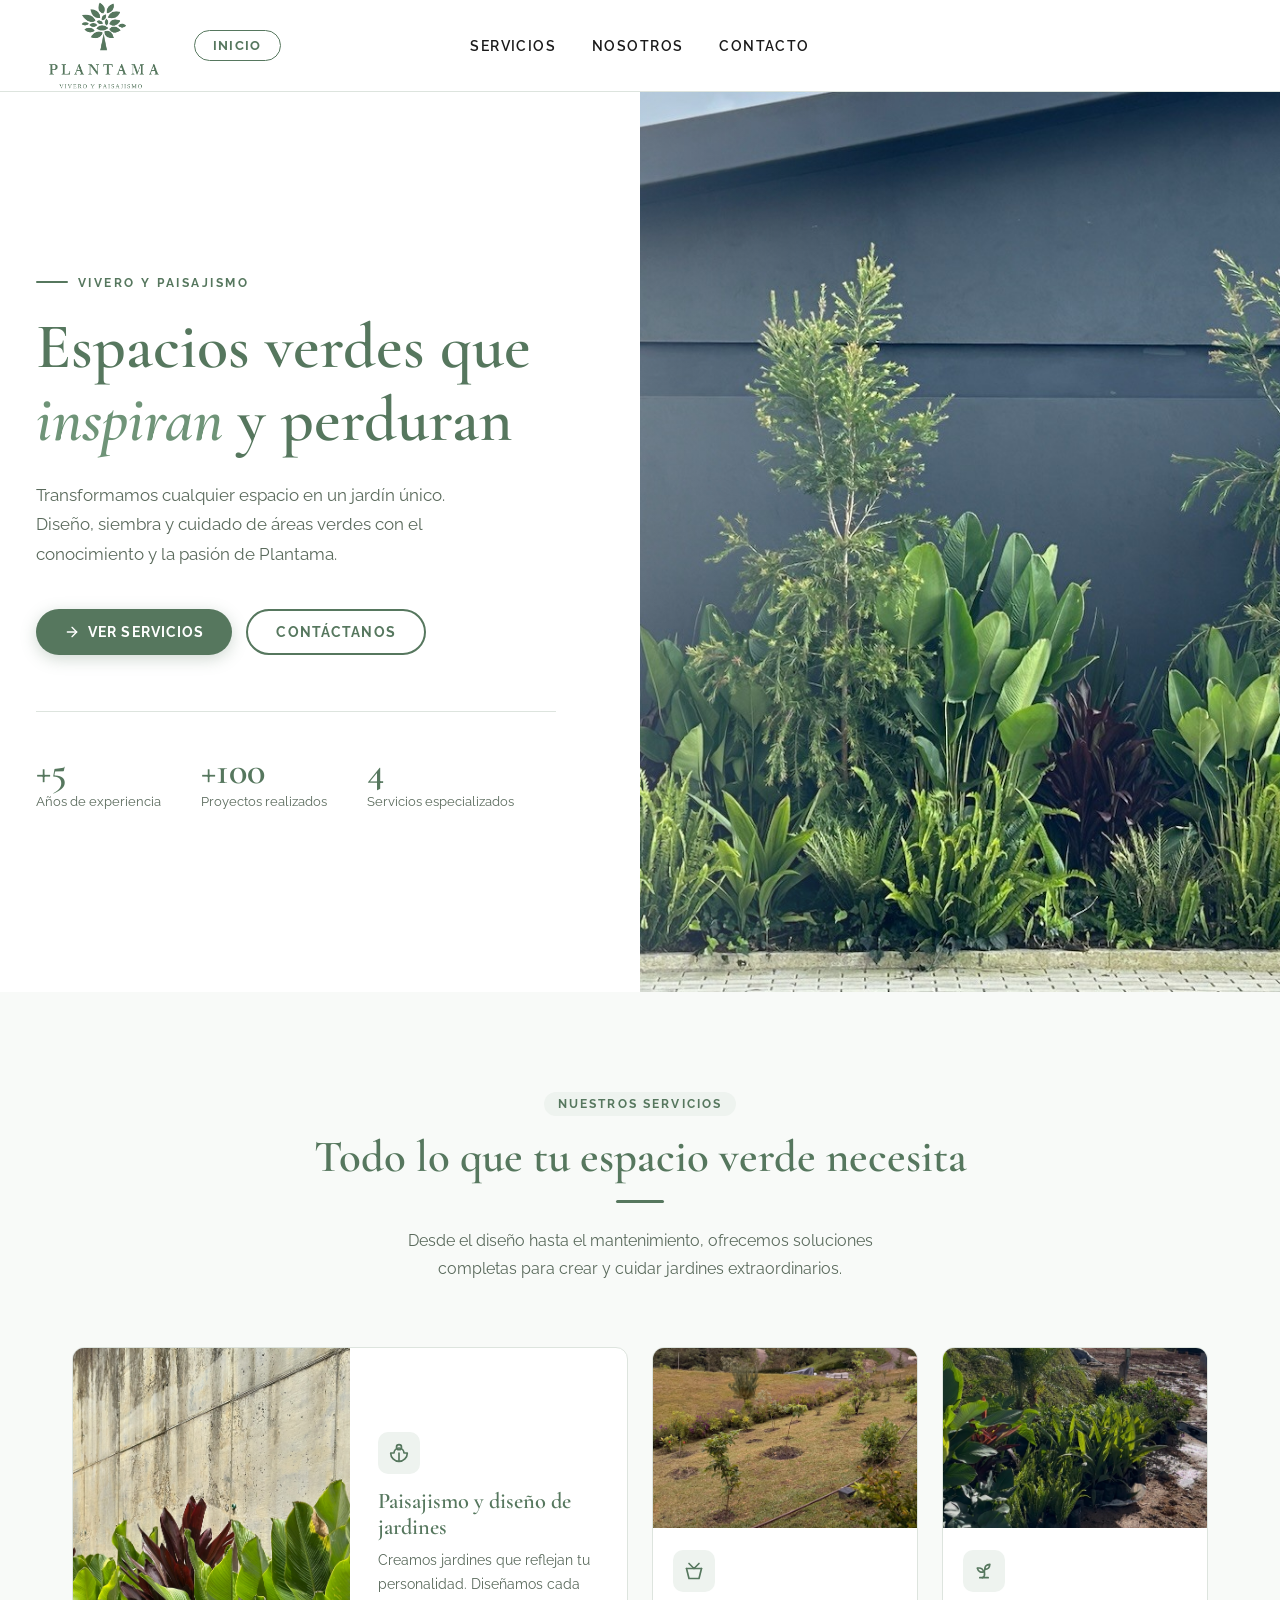
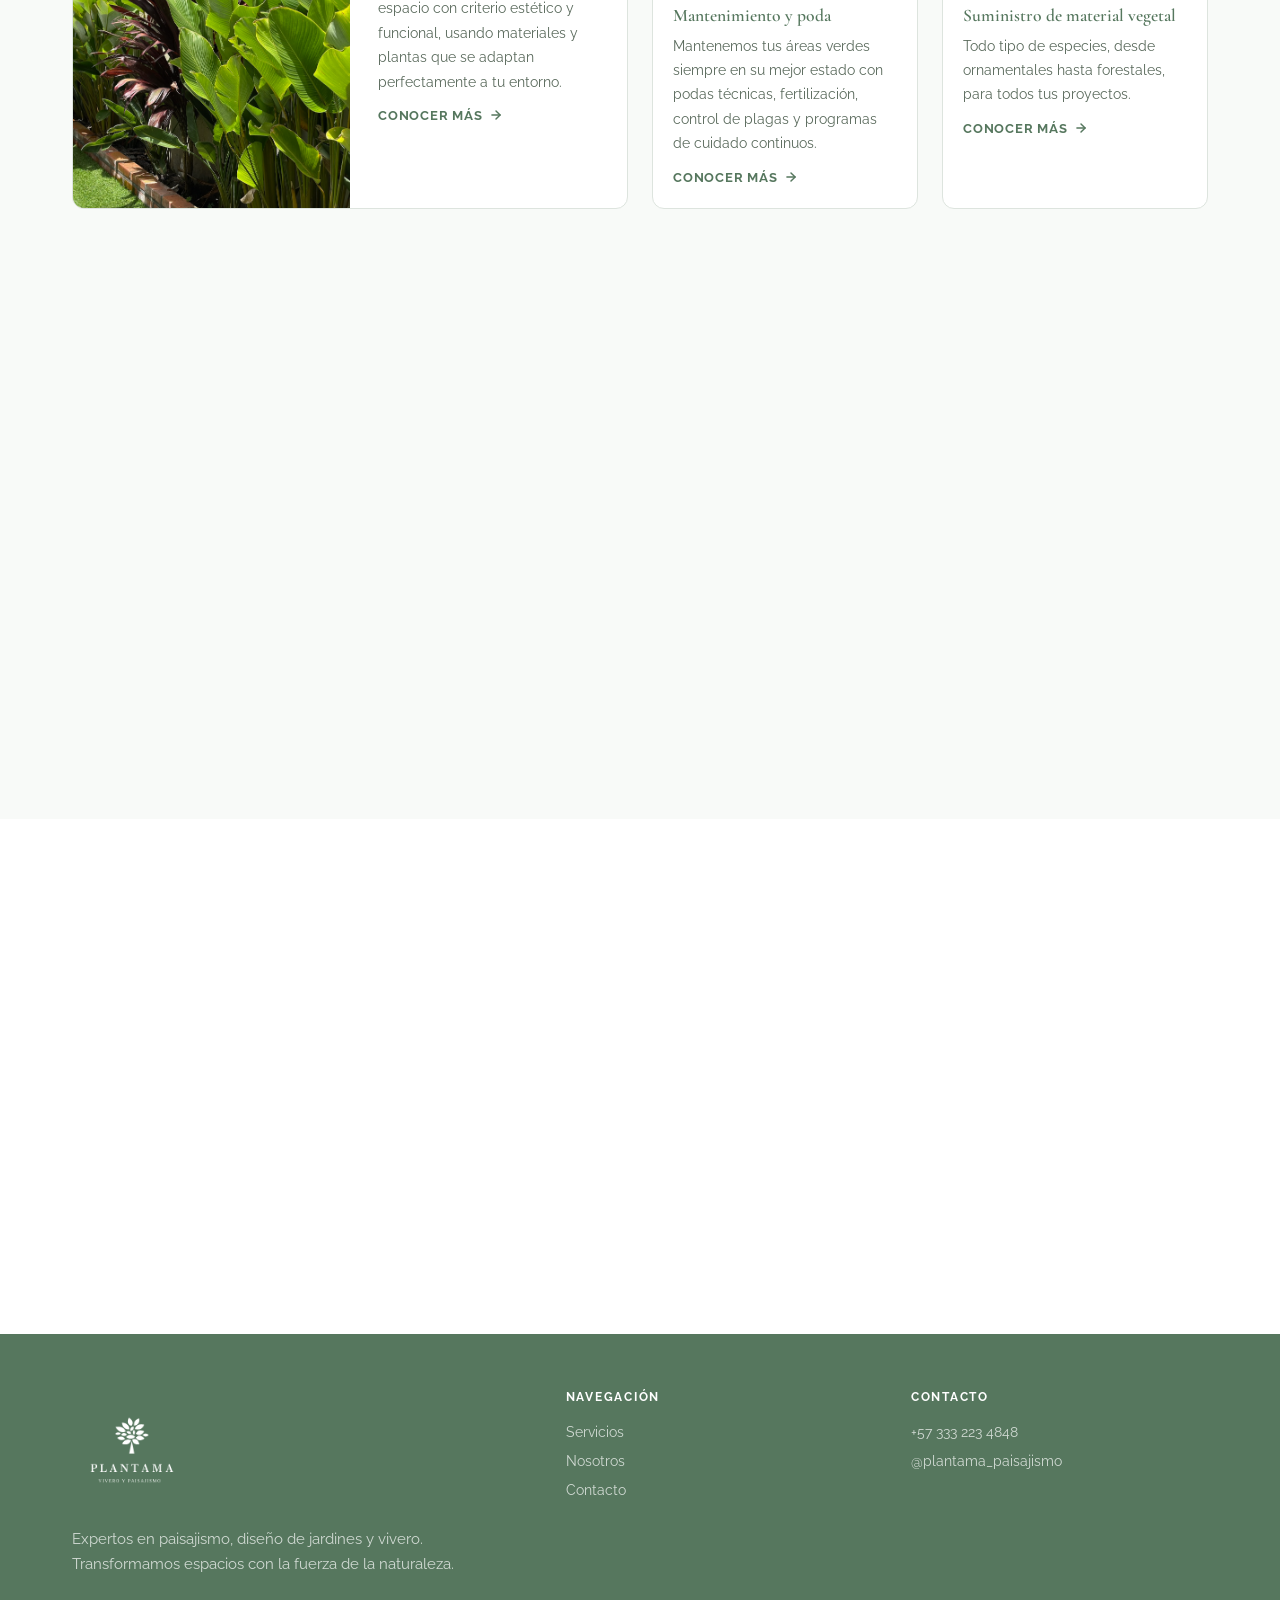
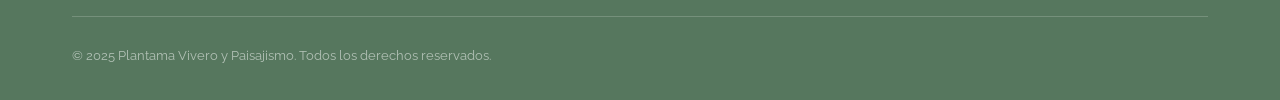
<file: index.html>
<!DOCTYPE html>
<html lang="es">
<head>

  <link rel="icon" type="image/png" href="assets/img/favicon_circular_32.png">
  <meta charset="UTF-8" />
  <meta name="viewport" content="width=device-width, initial-scale=1.0" />
  <title>Plantama — Vivero y Paisajismo</title>
  <meta name="description" content="Plantama: expertos en paisajismo, diseño de jardines, mantenimiento de áreas verdes y vivero en Colombia." />

  <link rel="preconnect" href="https://fonts.googleapis.com" />
  <link rel="preconnect" href="https://fonts.gstatic.com" crossorigin />
  <link href="https://fonts.googleapis.com/css2?family=Cormorant+Garamond:ital,wght@0,400;0,500;0,600;1,400&family=Raleway:wght@400;500;600;700&display=swap" rel="stylesheet" />

  <link rel="stylesheet" href="assets/css/style.css" />
  <style>
    /* ── INDEX ESPECÍFICO ── */

    /* HERO */
    .hero {
      min-height: 100vh;
      display: grid;
      grid-template-columns: 1fr 1fr;
      align-items: center;
      padding-top: 92px;
      overflow: hidden;
    }
    .hero-content {
      padding: 80px 48px 80px 0;
      display: flex;
      flex-direction: column;
      align-items: flex-start;
    }
    .hero-eyebrow {
      font-family: 'Raleway', sans-serif;
      font-size: 0.78rem;
      font-weight: 700;
      letter-spacing: 0.2em;
      text-transform: uppercase;
      color: var(--verde);
      margin-bottom: 20px;
      display: flex;
      align-items: center;
      gap: 10px;
    }
    .hero-eyebrow::before {
      content: '';
      display: block;
      width: 32px; height: 2px;
      background: var(--verde);
      border-radius: 1px;
    }
    .hero h1 {
      margin-bottom: 24px;
      max-width: 520px;
    }
    .hero h1 em {
      font-style: italic;
      color: var(--verde-light);
    }
    .hero-desc {
      font-size: 1.05rem;
      max-width: 440px;
      margin-bottom: 40px;
    }
    .hero-ctas {
      display: flex;
      flex-wrap: wrap;
      gap: 14px;
    }
    .hero-stats {
      display: flex;
      gap: 40px;
      margin-top: 56px;
      padding-top: 40px;
      border-top: 1px solid var(--gris-borde);
      width: 100%;
    }
    .stat-num {
      font-family: 'Cormorant Garamond', serif;
      font-size: 2.4rem;
      font-weight: 600;
      color: var(--verde);
      line-height: 1;
    }
    .stat-label {
      font-size: 0.8rem;
      color: var(--texto-suave);
      margin-top: 4px;
    }

    .hero-visual {
      position: relative;
      height: 100vh;
      overflow: hidden;
    }
    .hero-img {
      width: 100%;
      height: 100%;
      object-fit: cover;
    }
    .hero-visual::before {
      content: '';
      position: absolute;
      inset: 0;
      background: linear-gradient(to right, rgba(255,255,255,0.18) 0%, transparent 40%);
      z-index: 1;
    }
    .hero-badge {
      position: absolute;
      bottom: 48px;
      left: -24px;
      background: var(--blanco);
      border-radius: var(--radio);
      padding: 18px 22px;
      box-shadow: var(--sombra);
      z-index: 2;
      display: flex;
      align-items: center;
      gap: 14px;
      min-width: 220px;
    }
    .hero-badge-icon {
      width: 44px; height: 44px;
      background: var(--verde-pale);
      border-radius: 10px;
      display: flex; align-items: center; justify-content: center;
    }
    .hero-badge-icon svg { color: var(--verde); }
    .hero-badge-text .num {
      font-family: 'Cormorant Garamond', serif;
      font-size: 1.3rem;
      font-weight: 600;
      color: var(--verde);
      line-height: 1;
    }
    .hero-badge-text .lbl {
      font-size: 0.75rem;
      color: var(--texto-suave);
    }

    /* SERVICIOS PREVIEW */
    .servicios-preview {
      padding: 100px 0;
      background: var(--gris-fondo);
    }
    .seccion-header {
      text-align: center;
      margin-bottom: 64px;
    }
    .servicios-grid {
      display: grid;
      grid-template-columns: repeat(4, 1fr);
      gap: 24px;
    }
    .serv-card {
      background: var(--blanco);
      border-radius: var(--radio);
      overflow: hidden;
      border: 1px solid var(--gris-borde);
      transition: all var(--transicion);
      cursor: pointer;
    }
    .serv-card:hover {
      transform: translateY(-6px);
      box-shadow: var(--sombra);
      border-color: var(--verde);
    }
    .serv-card-img {
      width: 100%;
      height: 180px;
      object-fit: cover;
    }
    .serv-card-body {
      padding: 22px 20px;
    }
    .serv-icon {
      width: 42px; height: 42px;
      background: var(--verde-pale);
      border-radius: 10px;
      display: flex; align-items: center; justify-content: center;
      margin-bottom: 14px;
      color: var(--verde);
    }
    .serv-card h3 {
      font-size: 1.1rem;
      margin-bottom: 8px;
    }
    .serv-card p {
      font-size: 0.87rem;
    }
    .serv-card-link {
      display: inline-flex;
      align-items: center;
      gap: 6px;
      margin-top: 14px;
      font-size: 0.82rem;
      font-weight: 700;
      color: var(--verde);
      text-transform: uppercase;
      letter-spacing: 0.06em;
      transition: gap var(--transicion);
    }
    .serv-card:hover .serv-card-link { gap: 10px; }

    /* SERV DESTACADO */
    .serv-destacado {
      grid-column: span 2;
      display: grid;
      grid-template-columns: 1fr 1fr;
    }
    .serv-destacado .serv-card-img {
      height: 100%;
      min-height: 260px;
    }
    .serv-destacado .serv-card-body {
      padding: 32px 28px;
      display: flex;
      flex-direction: column;
      justify-content: center;
    }
    .serv-destacado h3 {
      font-size: 1.4rem;
    }
    .badge-principal {
      display: inline-block;
      font-size: 0.7rem;
      font-weight: 700;
      letter-spacing: 0.1em;
      text-transform: uppercase;
      color: var(--blanco);
      background: var(--verde);
      padding: 3px 10px;
      border-radius: 50px;
      margin-bottom: 12px;
    }

    /* CTA BANNER */
    .cta-banner {
      padding: 100px 0;
    }
    .cta-inner {
      background: var(--verde);
      border-radius: 20px;
      padding: 72px 64px;
      display: flex;
      align-items: center;
      justify-content: space-between;
      gap: 40px;
      position: relative;
      overflow: hidden;
    }
    .cta-inner::before {
      content: '';
      position: absolute;
      top: -60px; right: -60px;
      width: 300px; height: 300px;
      background: rgba(255,255,255,0.06);
      border-radius: 50%;
    }
    .cta-inner::after {
      content: '';
      position: absolute;
      bottom: -80px; right: 120px;
      width: 200px; height: 200px;
      background: rgba(255,255,255,0.04);
      border-radius: 50%;
    }
    .cta-text h2 { color: var(--blanco); max-width: 480px; }
    .cta-text p { color: rgba(255,255,255,0.78); margin-top: 12px; max-width: 420px; }
    .cta-actions { display: flex; gap: 16px; flex-shrink: 0; flex-wrap: wrap; }
    .btn-blanco {
      background: var(--blanco);
      color: var(--verde);
      font-family: 'Raleway', sans-serif;
      font-weight: 700;
      font-size: 0.87rem;
      letter-spacing: 0.08em;
      text-transform: uppercase;
      padding: 13px 28px;
      border-radius: 50px;
      display: inline-flex;
      align-items: center;
      gap: 8px;
      transition: all var(--transicion);
    }
    .btn-blanco:hover {
      background: var(--verde-pale);
      transform: translateY(-2px);
    }
    .btn-outline-blanco {
      background: transparent;
      color: var(--blanco);
      border: 2px solid rgba(255,255,255,0.5);
      font-family: 'Raleway', sans-serif;
      font-weight: 700;
      font-size: 0.87rem;
      letter-spacing: 0.08em;
      text-transform: uppercase;
      padding: 13px 28px;
      border-radius: 50px;
      display: inline-flex;
      align-items: center;
      gap: 8px;
      transition: all var(--transicion);
    }
    .btn-outline-blanco:hover {
      border-color: var(--blanco);
      background: rgba(255,255,255,0.08);
      transform: translateY(-2px);
    }

    /* ── RESPONSIVE INDEX ── */
    @media (max-width: 1024px) {
      .servicios-grid { grid-template-columns: 1fr 1fr; }
      .serv-destacado { grid-column: span 2; }
    }
    @media (max-width: 768px) {
      .hero {
        grid-template-columns: 1fr;
        min-height: auto;
      }
      .hero-content {
        padding: 48px 0 40px 14px;
        order: 2;
      }
      .hero-visual {
        height: 55vw;
        min-height: 260px;
        order: 1;
      }
      .hero-badge { left: 12px; bottom: 16px; }
      .hero-stats { gap: 28px; margin-top: 36px; padding-top: 28px; }
      .servicios-grid { grid-template-columns: 1fr; }
      .serv-destacado { grid-column: span 1; grid-template-columns: 1fr; }
      .serv-destacado .serv-card-img { height: 220px; }
      .cta-inner { flex-direction: column; padding: 48px 28px; text-align: center; }
      .cta-text h2, .cta-text p { max-width: 100%; }
      .cta-actions { justify-content: center; }
    }
  </style>
</head>
<body>

  <!-- ══ NAVBAR ══ -->
  <nav class="navbar">
    <div class="nav-inner">
      <div class="nav-brand">
        <a href="index.html" class="nav-logo">
          <img src="assets/img/logo.png" alt="Plantama Vivero y Paisajismo" />
        </a>
        <a href="index.html" class="btn-home">Inicio</a>
      </div>
      <ul class="nav-links">
        <li><a href="servicios.html">Servicios</a></li>
        <li><a href="nosotros.html">Nosotros</a></li>
        <li><a href="contacto.html">Contacto</a></li>
      </ul>
      <button class="hamburger" aria-label="Menú">
        <span></span><span></span><span></span>
      </button>
    </div>
  </nav>

  <!-- Mobile nav -->
  <div class="nav-mobile">
    <a href="servicios.html">Servicios</a>
    <a href="nosotros.html">Nosotros</a>
    <a href="contacto.html">Contacto</a>
  </div>

  <!-- ══ HERO ══ -->
  <section class="hero">
    <div class="container" style="display:contents;">
      <div class="hero-content container">
        <span class="hero-eyebrow">Vivero y Paisajismo</span>
        <h1>Espacios verdes que <em>inspiran</em> y perduran</h1>
        <p class="hero-desc">
          Transformamos cualquier espacio en un jardín único. Diseño, siembra y cuidado de áreas verdes con el conocimiento y la pasión de Plantama.
        </p>
        <div class="hero-ctas">
          <a href="servicios.html" class="btn btn-primary">
            <svg xmlns="http://www.w3.org/2000/svg" width="16" height="16" viewBox="0 0 24 24" fill="none" stroke="currentColor" stroke-width="2" stroke-linecap="round" stroke-linejoin="round"><path d="M5 12h14"/><path d="m12 5 7 7-7 7"/></svg>
            Ver servicios
          </a>
          <a href="contacto.html" class="btn btn-outline">Contáctanos</a>
        </div>
        <div class="hero-stats">
          <div>
            <div class="stat-num">+5</div>
            <div class="stat-label">Años de experiencia</div>
          </div>
          <div>
            <div class="stat-num">+100</div>
            <div class="stat-label">Proyectos realizados</div>
          </div>
          <div>
            <div class="stat-num">4</div>
            <div class="stat-label">Servicios especializados</div>
          </div>
        </div>
      </div>

      <div class="hero-visual">
        <img
          class="hero-img"
          src="/assets/img/cand_2_home.jpg"
          alt="Jardín diseñado por Plantama"
        />
        </div>
      </div>
  
    </div>
  </section>

  <!-- ══ SERVICIOS PREVIEW ══ -->
  <section class="servicios-preview">
    <div class="container">
      <div class="seccion-header reveal">
        <span class="etiqueta">Nuestros servicios</span>
        <h2>Todo lo que tu espacio verde necesita</h2>
        <div class="divisor centro"></div>
        <p style="max-width:520px;margin:0 auto;">Desde el diseño hasta el mantenimiento, ofrecemos soluciones completas para crear y cuidar jardines extraordinarios.</p>
      </div>

      <div class="servicios-grid">

        <!-- Paisajismo DESTACADO -->
        <article class="serv-card serv-destacado reveal">
          <img class="serv-card-img"
            src="/assets/img/Cand_ser_pais.HEIC"
            alt="Paisajismo y diseño de jardines" />
          <div class="serv-card-body">
            
            <div class="serv-icon">
              <svg xmlns="http://www.w3.org/2000/svg" width="20" height="20" viewBox="0 0 24 24" fill="none" stroke="currentColor" stroke-width="2" stroke-linecap="round" stroke-linejoin="round"><path d="M12 22V12"/><path d="M5 12H2a10 10 0 0 0 20 0h-3"/><circle cx="12" cy="5" r="3"/><path d="M6 12a6 6 0 0 1 12 0"/></svg>
            </div>
            <h3>Paisajismo y diseño de jardines</h3>
            <p>Creamos jardines que reflejan tu personalidad. Diseñamos cada espacio con criterio estético y funcional, usando materiales y plantas que se adaptan perfectamente a tu entorno.</p>
            <a href="servicios.html" class="serv-card-link">
              Conocer más
              <svg xmlns="http://www.w3.org/2000/svg" width="14" height="14" viewBox="0 0 24 24" fill="none" stroke="currentColor" stroke-width="2.5" stroke-linecap="round" stroke-linejoin="round"><path d="M5 12h14"/><path d="m12 5 7 7-7 7"/></svg>
            </a>
          </div>
        </article>

        <!-- Mantenimiento -->
        <article class="serv-card reveal">
          <img class="serv-card-img"
            src="/assets/img/Cand-man.jpg"
            alt="Mantenimiento y poda" />
          <div class="serv-card-body">
            <div class="serv-icon">
              <svg xmlns="http://www.w3.org/2000/svg" width="20" height="20" viewBox="0 0 24 24" fill="none" stroke="currentColor" stroke-width="2" stroke-linecap="round" stroke-linejoin="round"><path d="m6 3 6 6 6-6"/><path d="M3 9h18"/><path d="M3 9l3 12h12l3-12"/></svg>
            </div>
            <h3>Mantenimiento y poda</h3>
            <p>Mantenemos tus áreas verdes siempre en su mejor estado con podas técnicas, fertilización, control de plagas y programas de cuidado continuos.</p>
            <a href="servicios.html" class="serv-card-link">
              Conocer más
              <svg xmlns="http://www.w3.org/2000/svg" width="14" height="14" viewBox="0 0 24 24" fill="none" stroke="currentColor" stroke-width="2.5" stroke-linecap="round" stroke-linejoin="round"><path d="M5 12h14"/><path d="m12 5 7 7-7 7"/></svg>
            </a>
          </div>
        </article>

        <!-- Suministro -->
        <article class="serv-card reveal">
          <img class="serv-card-img"
            src="/assets/img/Cand sum.jpg"
            alt="Suministro de material vegetal" />
          <div class="serv-card-body">
            <div class="serv-icon">
              <svg xmlns="http://www.w3.org/2000/svg" width="20" height="20" viewBox="0 0 24 24" fill="none" stroke="currentColor" stroke-width="2" stroke-linecap="round" stroke-linejoin="round"><path d="M7 20h10"/><path d="M10 20c5.5-2.5.8-6.4 3-10"/><path d="M9.5 9.4c1.1.8 1.8 2.2 2.3 3.7-2 .4-3.5.4-4.8-.3-1.2-.6-2.3-1.9-3-4.2 2.8-.5 4.4 0 5.5.8z"/><path d="M14.1 6a7 7 0 0 0-1.1 4c1.9-.1 3.3-.6 4.3-1.4 1-1 1.6-2.3 1.7-4.6-2.7.1-4 1-4.9 2z"/></svg>
            </div>
            <h3>Suministro de material vegetal</h3>
            <p>Todo tipo de especies, desde ornamentales hasta forestales, para todos tus proyectos.</p>
            <a href="servicios.html" class="serv-card-link">
              Conocer más
              <svg xmlns="http://www.w3.org/2000/svg" width="14" height="14" viewBox="0 0 24 24" fill="none" stroke="currentColor" stroke-width="2.5" stroke-linecap="round" stroke-linejoin="round"><path d="M5 12h14"/><path d="m12 5 7 7-7 7"/></svg>
            </a>
          </div>
        </article>

        <!-- Asesoría -->
        <article class="serv-card reveal">
          <img class="serv-card-img"
            src="/assets/img/Serv_tec.jpg"
            alt="Asesoría técnica profesional" />
          <div class="serv-card-body">
            <div class="serv-icon">
              <svg xmlns="http://www.w3.org/2000/svg" width="20" height="20" viewBox="0 0 24 24" fill="none" stroke="currentColor" stroke-width="2" stroke-linecap="round" stroke-linejoin="round"><circle cx="12" cy="8" r="5"/><path d="M20 21a8 8 0 0 0-16 0"/><path d="m9 11 3 3L22 4"/></svg>
            </div>
            <h3>Asesoría técnica profesional</h3>
            <p>Contamos con nuestro agronónomo, con una amplia experiencia en plantas ornamentales, árboles frutales, dispuesto a resolver todas tus inquietudes.</p>
            <a href="servicios.html" class="serv-card-link">
              Conocer más
              <svg xmlns="http://www.w3.org/2000/svg" width="14" height="14" viewBox="0 0 24 24" fill="none" stroke="currentColor" stroke-width="2.5" stroke-linecap="round" stroke-linejoin="round"><path d="M5 12h14"/><path d="m12 5 7 7-7 7"/></svg>
            </a>
          </div>
        </article>

      </div>
    </div>
  </section>

  <!-- ══ CTA BANNER ══ -->
  <section class="cta-banner">
    <div class="container">
      <div class="cta-inner reveal">
        <div class="cta-text">
          <h2>¿Listo para transformar tu espacio?</h2>
          <p>Cuéntanos tu proyecto y te ayudamos a hacer realidad el jardín que siempre imaginaste.</p>
        </div>
        <div class="cta-actions">
          <a href="https://wa.me/573332234848" target="_blank" rel="noopener" class="btn-blanco">
            <svg xmlns="http://www.w3.org/2000/svg" width="18" height="18" viewBox="0 0 24 24" fill="none" stroke="currentColor" stroke-width="2" stroke-linecap="round" stroke-linejoin="round"><path d="M22 16.92v3a2 2 0 0 1-2.18 2 19.79 19.79 0 0 1-8.63-3.07A19.5 19.5 0 0 1 4.69 12 19.79 19.79 0 0 1 1.61 3.4 2 2 0 0 1 3.59 1h3a2 2 0 0 1 2 1.72c.127.96.361 1.903.7 2.81a2 2 0 0 1-.45 2.11L7.91 8.54a16 16 0 0 0 5.55 5.55l.97-.97a2 2 0 0 1 2.11-.45c.907.339 1.85.573 2.81.7A2 2 0 0 1 22 16.92z"/></svg>
            WhatsApp
          </a>
          <a href="contacto.html" class="btn-outline-blanco">Ver contacto</a>
        </div>
      </div>
    </div>
  </section>

  <!-- ══ FOOTER ══ -->
  <footer>
    <div class="container">
      <div class="footer-grid">
        <div class="footer-brand">
          <img src="assets/img/logo.png" alt="Plantama" />
          <p>Expertos en paisajismo, diseño de jardines y vivero. Transformamos espacios con la fuerza de la naturaleza.</p>
        </div>
        <div class="footer-col">
          <h4>Navegación</h4>
          <ul>
            <li><a href="servicios.html">Servicios</a></li>
            <li><a href="nosotros.html">Nosotros</a></li>
            <li><a href="contacto.html">Contacto</a></li>
          </ul>
        </div>
        <div class="footer-col">
          <h4>Contacto</h4>
          <ul>
            <li><a href="https://wa.me/573332234848" target="_blank" rel="noopener">+57 333 223 4848</a></li>
            <li><a href="https://instagram.com/plantama_paisajismo" target="_blank" rel="noopener">@plantama_paisajismo</a></li>
          </ul>
        </div>
      </div>
      <div class="footer-bottom">
        <p>© 2025 Plantama Vivero y Paisajismo. Todos los derechos reservados.</p>
      </div>
    </div>
  </footer>

  <script src="assets/js/main.js"></script>
</body>
</html>
</file>
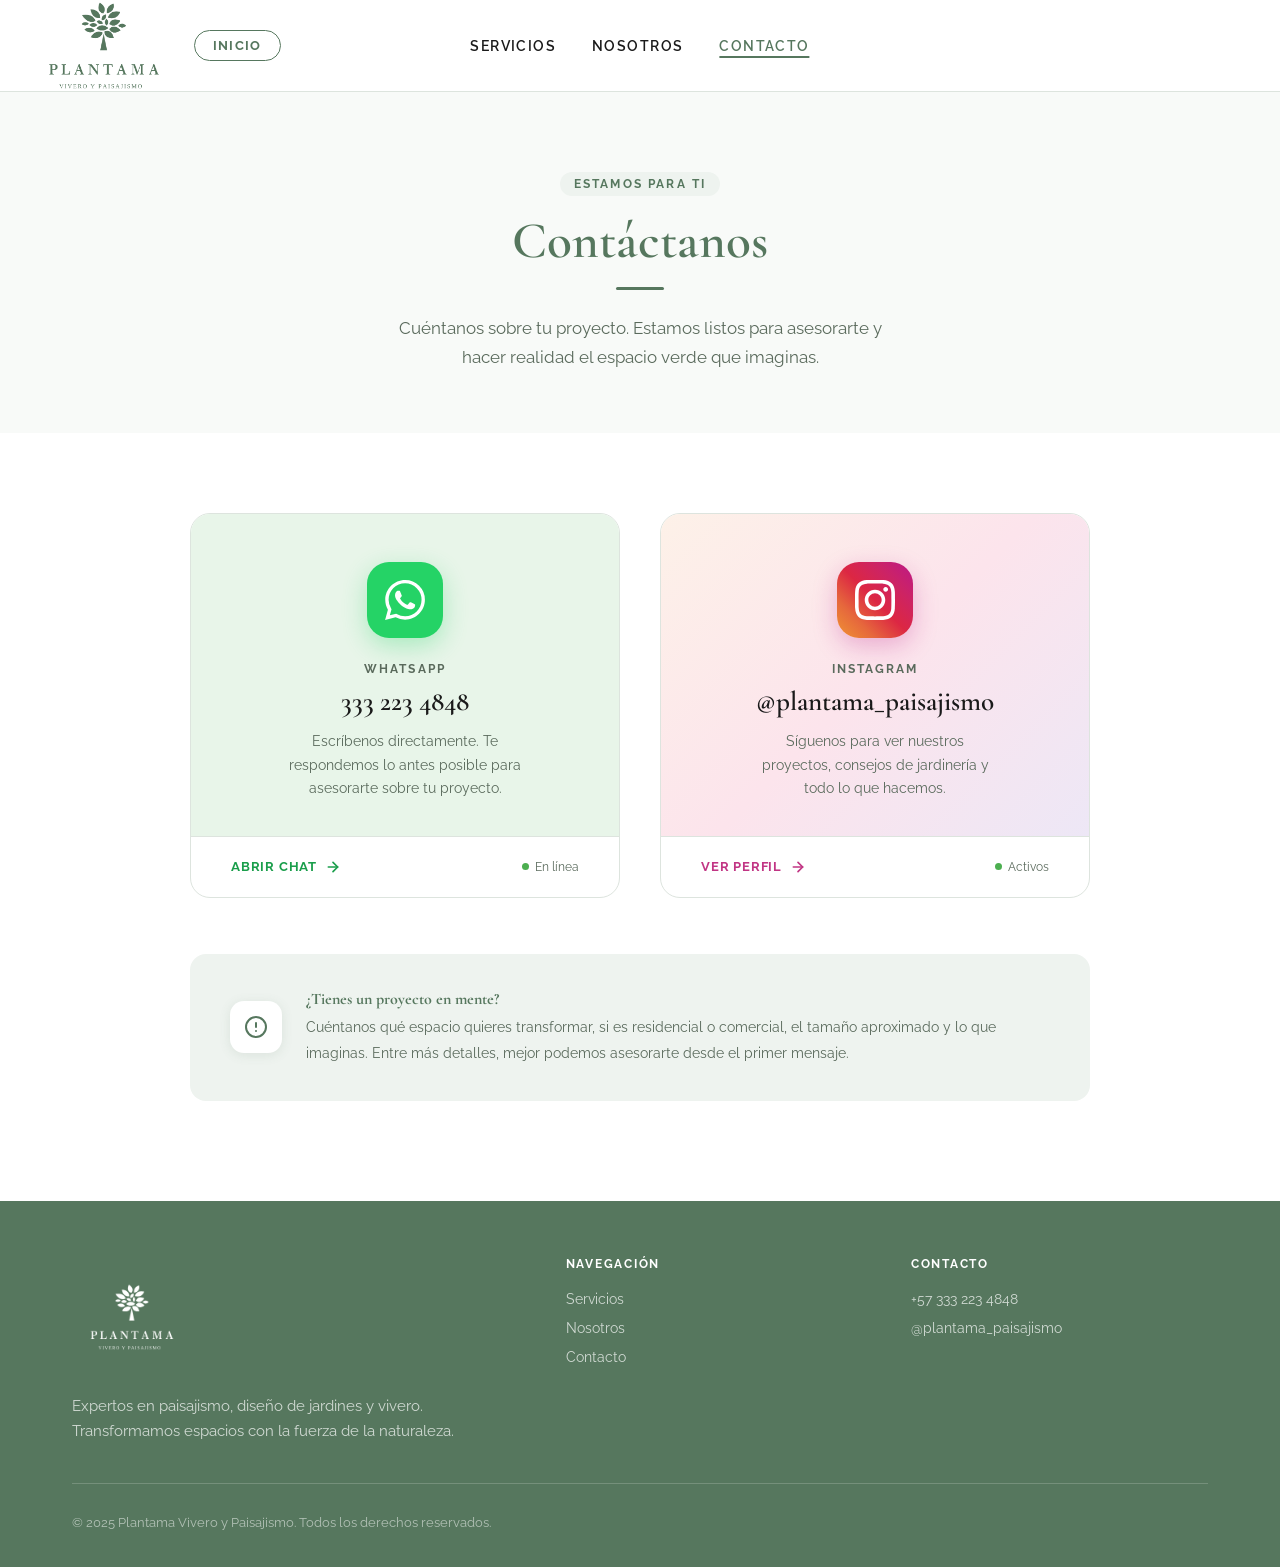
<file: contacto.html>
<!DOCTYPE html>
<html lang="es">
<head>
  <link rel="icon" type="image/png" href="assets/img/favicon_circular_32.png">
  <meta charset="UTF-8" />
  <meta name="viewport" content="width=device-width, initial-scale=1.0" />
  <title>Contacto — Plantama Vivero y Paisajismo</title>
  <meta name="description" content="Contáctanos por WhatsApp o Instagram. Plantama Vivero y Paisajismo." />

  <link rel="preconnect" href="https://fonts.googleapis.com" />
  <link rel="preconnect" href="https://fonts.gstatic.com" crossorigin />
  <link href="https://fonts.googleapis.com/css2?family=Cormorant+Garamond:ital,wght@0,400;0,500;0,600;1,400&family=Raleway:wght@400;500;600;700&display=swap" rel="stylesheet" />
  <link rel="stylesheet" href="assets/css/style.css" />

  <style>
    /* ── CONTACTO PAGE ── */

    .contacto-wrap {
      min-height: calc(100vh - 72px);
      padding-top: 92px;
      display: flex;
      flex-direction: column;
    }

    /* HERO contacto */
    .contacto-hero {
      background: var(--gris-fondo);
      padding: 80px 0 60px;
      text-align: center;
    }
    .contacto-hero h1 { font-size: clamp(2rem, 5vw, 3.2rem); }
    .contacto-hero p {
      font-size: 1.05rem;
      max-width: 500px;
      margin: 16px auto 0;
    }

    /* SECCIÓN PRINCIPAL */
    .contacto-main {
      padding: 80px 0 100px;
      flex: 1;
    }
    .contacto-grid {
      display: grid;
      grid-template-columns: 1fr 1fr;
      gap: 40px;
      max-width: 900px;
      margin: 0 auto;
    }

    /* TARJETAS DE CONTACTO */
    .contacto-card {
      border-radius: 20px;
      overflow: hidden;
      border: 1px solid var(--gris-borde);
      transition: all var(--transicion);
      text-decoration: none;
      display: block;
      background: var(--blanco);
    }
    .contacto-card:hover {
      transform: translateY(-8px);
      box-shadow: 0 20px 48px rgba(86,119,94,0.15);
      border-color: transparent;
    }

    .card-top {
      padding: 48px 40px 36px;
      display: flex;
      flex-direction: column;
      align-items: center;
      text-align: center;
    }

    /* WhatsApp card */
    .card-wa .card-top { background: #e8f5e9; }
    .card-wa:hover .card-top { background: #d7eed8; }

    /* Instagram card */
    .card-ig .card-top {
      background: linear-gradient(135deg, #fdf1e8 0%, #fce4ec 50%, #ede7f6 100%);
    }
    .card-ig:hover .card-top {
      background: linear-gradient(135deg, #fde8d8 0%, #f8d0e0 50%, #e1d5f0 100%);
    }

    .card-icon {
      width: 76px; height: 76px;
      border-radius: 22px;
      display: flex; align-items: center; justify-content: center;
      margin-bottom: 24px;
    }
    .card-wa .card-icon { background: #25D366; box-shadow: 0 8px 24px rgba(37,211,102,0.32); }
    .card-ig .card-icon { background: linear-gradient(45deg, #f09433, #e6683c, #dc2743, #cc2366, #bc1888); box-shadow: 0 8px 24px rgba(188,24,136,0.28); }

    .card-red {
      font-family: 'Raleway', sans-serif;
      font-size: 0.72rem;
      font-weight: 700;
      letter-spacing: 0.18em;
      text-transform: uppercase;
      color: var(--texto-suave);
      margin-bottom: 10px;
    }
    .card-handle {
      font-family: 'Cormorant Garamond', serif;
      font-size: 1.7rem;
      font-weight: 600;
      color: var(--texto);
      line-height: 1.2;
      margin-bottom: 12px;
    }
    .card-desc {
      font-size: 0.88rem;
      color: var(--texto-suave);
      line-height: 1.65;
      max-width: 240px;
    }

    .card-bottom {
      padding: 22px 40px;
      border-top: 1px solid var(--gris-borde);
      display: flex;
      align-items: center;
      justify-content: space-between;
    }
    .card-cta {
      font-family: 'Raleway', sans-serif;
      font-size: 0.83rem;
      font-weight: 700;
      letter-spacing: 0.06em;
      text-transform: uppercase;
      display: flex;
      align-items: center;
      gap: 8px;
      transition: gap var(--transicion);
    }
    .card-wa .card-cta { color: #1a9e4b; }
    .card-ig .card-cta { color: #c13584; }
    .contacto-card:hover .card-cta { gap: 14px; }
    .card-online {
      display: flex;
      align-items: center;
      gap: 6px;
      font-size: 0.77rem;
      color: var(--texto-suave);
    }
    .card-online::before {
      content: '';
      display: block;
      width: 7px; height: 7px;
      border-radius: 50%;
      background: #4caf50;
      animation: pulse 2s infinite;
    }
    @keyframes pulse {
      0%, 100% { opacity: 1; transform: scale(1); }
      50% { opacity: 0.6; transform: scale(1.2); }
    }

    /* INFO ADICIONAL */
    .contacto-info {
      max-width: 900px;
      margin: 56px auto 0;
      background: var(--verde-pale);
      border-radius: 16px;
      padding: 36px 40px;
      display: flex;
      align-items: center;
      gap: 24px;
    }
    .info-icon {
      width: 52px; height: 52px;
      background: var(--blanco);
      border-radius: 14px;
      display: flex; align-items: center; justify-content: center;
      color: var(--verde);
      flex-shrink: 0;
      box-shadow: 0 2px 12px rgba(86,119,94,0.12);
    }
    .contacto-info h4 {
      font-size: 1rem;
      margin-bottom: 6px;
    }
    .contacto-info p { font-size: 0.9rem; }

    /* ── RESPONSIVE CONTACTO ── */
    @media (max-width: 640px) {
      .contacto-grid { grid-template-columns: 1fr; }
      .card-top { padding: 36px 28px 28px; }
      .card-bottom { padding: 18px 28px; flex-direction: column; align-items: flex-start; gap: 10px; }
      .contacto-info { flex-direction: column; padding: 28px 24px; text-align: center; }
    }
  </style>
</head>
<body>

  <!-- ══ NAVBAR ══ -->
  <nav class="navbar">
    <div class="nav-inner">
      <div class="nav-brand">
        <a href="index.html" class="nav-logo">
          <img src="assets/img/logo.png" alt="Plantama" />
        </a>
        <a href="index.html" class="btn-home">Inicio</a>
      </div>
      <ul class="nav-links">
        <li><a href="servicios.html">Servicios</a></li>
        <li><a href="nosotros.html">Nosotros</a></li>
        <li><a href="contacto.html">Contacto</a></li>
      </ul>
      <button class="hamburger" aria-label="Menú">
        <span></span><span></span><span></span>
      </button>
    </div>
  </nav>
  <div class="nav-mobile">
    <a href="servicios.html">Servicios</a>
    <a href="nosotros.html">Nosotros</a>
    <a href="contacto.html">Contacto</a>
  </div>

  <div class="contacto-wrap">

    <!-- ══ HERO ══ -->
    <section class="contacto-hero">
      <div class="container reveal">
        <span class="etiqueta">Estamos para ti</span>
        <h1>Contáctanos</h1>
        <div class="divisor centro"></div>
        <p>Cuéntanos sobre tu proyecto. Estamos listos para asesorarte y hacer realidad el espacio verde que imaginas.</p>
      </div>
    </section>

    <!-- ══ TARJETAS ══ -->
    <section class="contacto-main">
      <div class="container">

        <div class="contacto-grid">

          <!-- WhatsApp -->
          <a
            href="https://wa.me/573332234848?text=Hola%20Plantama%2C%20me%20gustar%C3%ADa%20recibir%20informaci%C3%B3n%20sobre%20sus%20servicios"
            target="_blank"
            rel="noopener"
            class="contacto-card card-wa reveal"
          >
            <div class="card-top">
              <div class="card-icon">
                <!-- WhatsApp icon SVG -->
                <svg width="40" height="40" viewBox="0 0 24 24" fill="white" xmlns="http://www.w3.org/2000/svg">
                  <path d="M17.472 14.382c-.297-.149-1.758-.867-2.03-.967-.273-.099-.471-.148-.67.15-.197.297-.767.966-.94 1.164-.173.199-.347.223-.644.075-.297-.15-1.255-.463-2.39-1.475-.883-.788-1.48-1.761-1.653-2.059-.173-.297-.018-.458.13-.606.134-.133.298-.347.446-.52.149-.174.198-.298.298-.497.099-.198.05-.371-.025-.52-.075-.149-.669-1.612-.916-2.207-.242-.579-.487-.5-.669-.51-.173-.008-.371-.01-.57-.01-.198 0-.52.074-.792.372-.272.297-1.04 1.016-1.04 2.479 0 1.462 1.065 2.875 1.213 3.074.149.198 2.096 3.2 5.077 4.487.709.306 1.262.489 1.694.625.712.227 1.36.195 1.871.118.571-.085 1.758-.719 2.006-1.413.248-.694.248-1.289.173-1.413-.074-.124-.272-.198-.57-.347m-5.421 7.403h-.004a9.87 9.87 0 01-5.031-1.378l-.361-.214-3.741.982.998-3.648-.235-.374a9.86 9.86 0 01-1.51-5.26c.001-5.45 4.436-9.884 9.888-9.884 2.64 0 5.122 1.03 6.988 2.898a9.825 9.825 0 012.893 6.994c-.003 5.45-4.437 9.884-9.885 9.884m8.413-18.297A11.815 11.815 0 0012.05 0C5.495 0 .16 5.335.157 11.892c0 2.096.547 4.142 1.588 5.945L.057 24l6.305-1.654a11.882 11.882 0 005.683 1.448h.005c6.554 0 11.89-5.335 11.893-11.893a11.821 11.821 0 00-3.48-8.413z"/>
                </svg>
              </div>
              <span class="card-red">WhatsApp</span>
              <div class="card-handle">333 223 4848</div>
              <p class="card-desc">Escríbenos directamente. Te respondemos lo antes posible para asesorarte sobre tu proyecto.</p>
            </div>
            <div class="card-bottom">
              <span class="card-cta">
                Abrir chat
                <svg xmlns="http://www.w3.org/2000/svg" width="16" height="16" viewBox="0 0 24 24" fill="none" stroke="currentColor" stroke-width="2.5" stroke-linecap="round" stroke-linejoin="round"><path d="M5 12h14"/><path d="m12 5 7 7-7 7"/></svg>
              </span>
              <span class="card-online">En línea</span>
            </div>
          </a>

          <!-- Instagram -->
          <a
            href="https://instagram.com/plantama_paisajismo"
            target="_blank"
            rel="noopener"
            class="contacto-card card-ig reveal"
          >
            <div class="card-top">
              <div class="card-icon">
                <!-- Instagram icon SVG -->
                <svg width="40" height="40" viewBox="0 0 24 24" fill="white" xmlns="http://www.w3.org/2000/svg">
                  <path d="M12 2.163c3.204 0 3.584.012 4.85.07 3.252.148 4.771 1.691 4.919 4.919.058 1.265.069 1.645.069 4.849 0 3.205-.012 3.584-.069 4.849-.149 3.225-1.664 4.771-4.919 4.919-1.266.058-1.644.07-4.85.07-3.204 0-3.584-.012-4.849-.07-3.26-.149-4.771-1.699-4.919-4.92-.058-1.265-.07-1.644-.07-4.849 0-3.204.013-3.583.07-4.849.149-3.227 1.664-4.771 4.919-4.919 1.266-.057 1.645-.069 4.849-.069zm0-2.163c-3.259 0-3.667.014-4.947.072-4.358.2-6.78 2.618-6.98 6.98-.059 1.281-.073 1.689-.073 4.948 0 3.259.014 3.668.072 4.948.2 4.358 2.618 6.78 6.98 6.98 1.281.058 1.689.072 4.948.072 3.259 0 3.668-.014 4.948-.072 4.354-.2 6.782-2.618 6.979-6.98.059-1.28.073-1.689.073-4.948 0-3.259-.014-3.667-.072-4.947-.196-4.354-2.617-6.78-6.979-6.98-1.281-.059-1.69-.073-4.949-.073zm0 5.838c-3.403 0-6.162 2.759-6.162 6.162s2.759 6.163 6.162 6.163 6.162-2.759 6.162-6.163c0-3.403-2.759-6.162-6.162-6.162zm0 10.162c-2.209 0-4-1.79-4-4 0-2.209 1.791-4 4-4s4 1.791 4 4c0 2.21-1.791 4-4 4zm6.406-11.845c-.796 0-1.441.645-1.441 1.44s.645 1.44 1.441 1.44c.795 0 1.439-.645 1.439-1.44s-.644-1.44-1.439-1.44z"/>
                </svg>
              </div>
              <span class="card-red">Instagram</span>
              <div class="card-handle">@plantama_paisajismo</div>
              <p class="card-desc">Síguenos para ver nuestros proyectos, consejos de jardinería y todo lo que hacemos.</p>
            </div>
            <div class="card-bottom">
              <span class="card-cta">
                Ver perfil
                <svg xmlns="http://www.w3.org/2000/svg" width="16" height="16" viewBox="0 0 24 24" fill="none" stroke="currentColor" stroke-width="2.5" stroke-linecap="round" stroke-linejoin="round"><path d="M5 12h14"/><path d="m12 5 7 7-7 7"/></svg>
              </span>
              <span class="card-online">Activos</span>
            </div>
          </a>

        </div>

        <!-- INFO ADICIONAL -->
        <div class="contacto-info reveal">
          <div class="info-icon">
            <svg xmlns="http://www.w3.org/2000/svg" width="24" height="24" viewBox="0 0 24 24" fill="none" stroke="currentColor" stroke-width="2" stroke-linecap="round" stroke-linejoin="round"><circle cx="12" cy="12" r="10"/><line x1="12" y1="8" x2="12" y2="12"/><line x1="12" y1="16" x2="12.01" y2="16"/></svg>
          </div>
          <div>
            <h4>¿Tienes un proyecto en mente?</h4>
            <p>Cuéntanos qué espacio quieres transformar, si es residencial o comercial, el tamaño aproximado y lo que imaginas. Entre más detalles, mejor podemos asesorarte desde el primer mensaje.</p>
          </div>
        </div>

      </div>
    </section>

  </div><!-- /.contacto-wrap -->

  <!-- ══ FOOTER ══ -->
  <footer>
    <div class="container">
      <div class="footer-grid">
        <div class="footer-brand">
          <img src="assets/img/logo.png" alt="Plantama" />
          <p>Expertos en paisajismo, diseño de jardines y vivero. Transformamos espacios con la fuerza de la naturaleza.</p>
        </div>
        <div class="footer-col">
          <h4>Navegación</h4>
          <ul>
            <li><a href="servicios.html">Servicios</a></li>
            <li><a href="nosotros.html">Nosotros</a></li>
            <li><a href="contacto.html">Contacto</a></li>
          </ul>
        </div>
        <div class="footer-col">
          <h4>Contacto</h4>
          <ul>
            <li><a href="https://wa.me/573332234848" target="_blank" rel="noopener">+57 333 223 4848</a></li>
            <li><a href="https://instagram.com/plantama_paisajismo" target="_blank" rel="noopener">@plantama_paisajismo</a></li>
          </ul>
        </div>
      </div>
      <div class="footer-bottom">
        <p>© 2025 Plantama Vivero y Paisajismo. Todos los derechos reservados.</p>
      </div>
    </div>
  </footer>

  <script src="assets/js/main.js"></script>
</body>
</html>
</file>
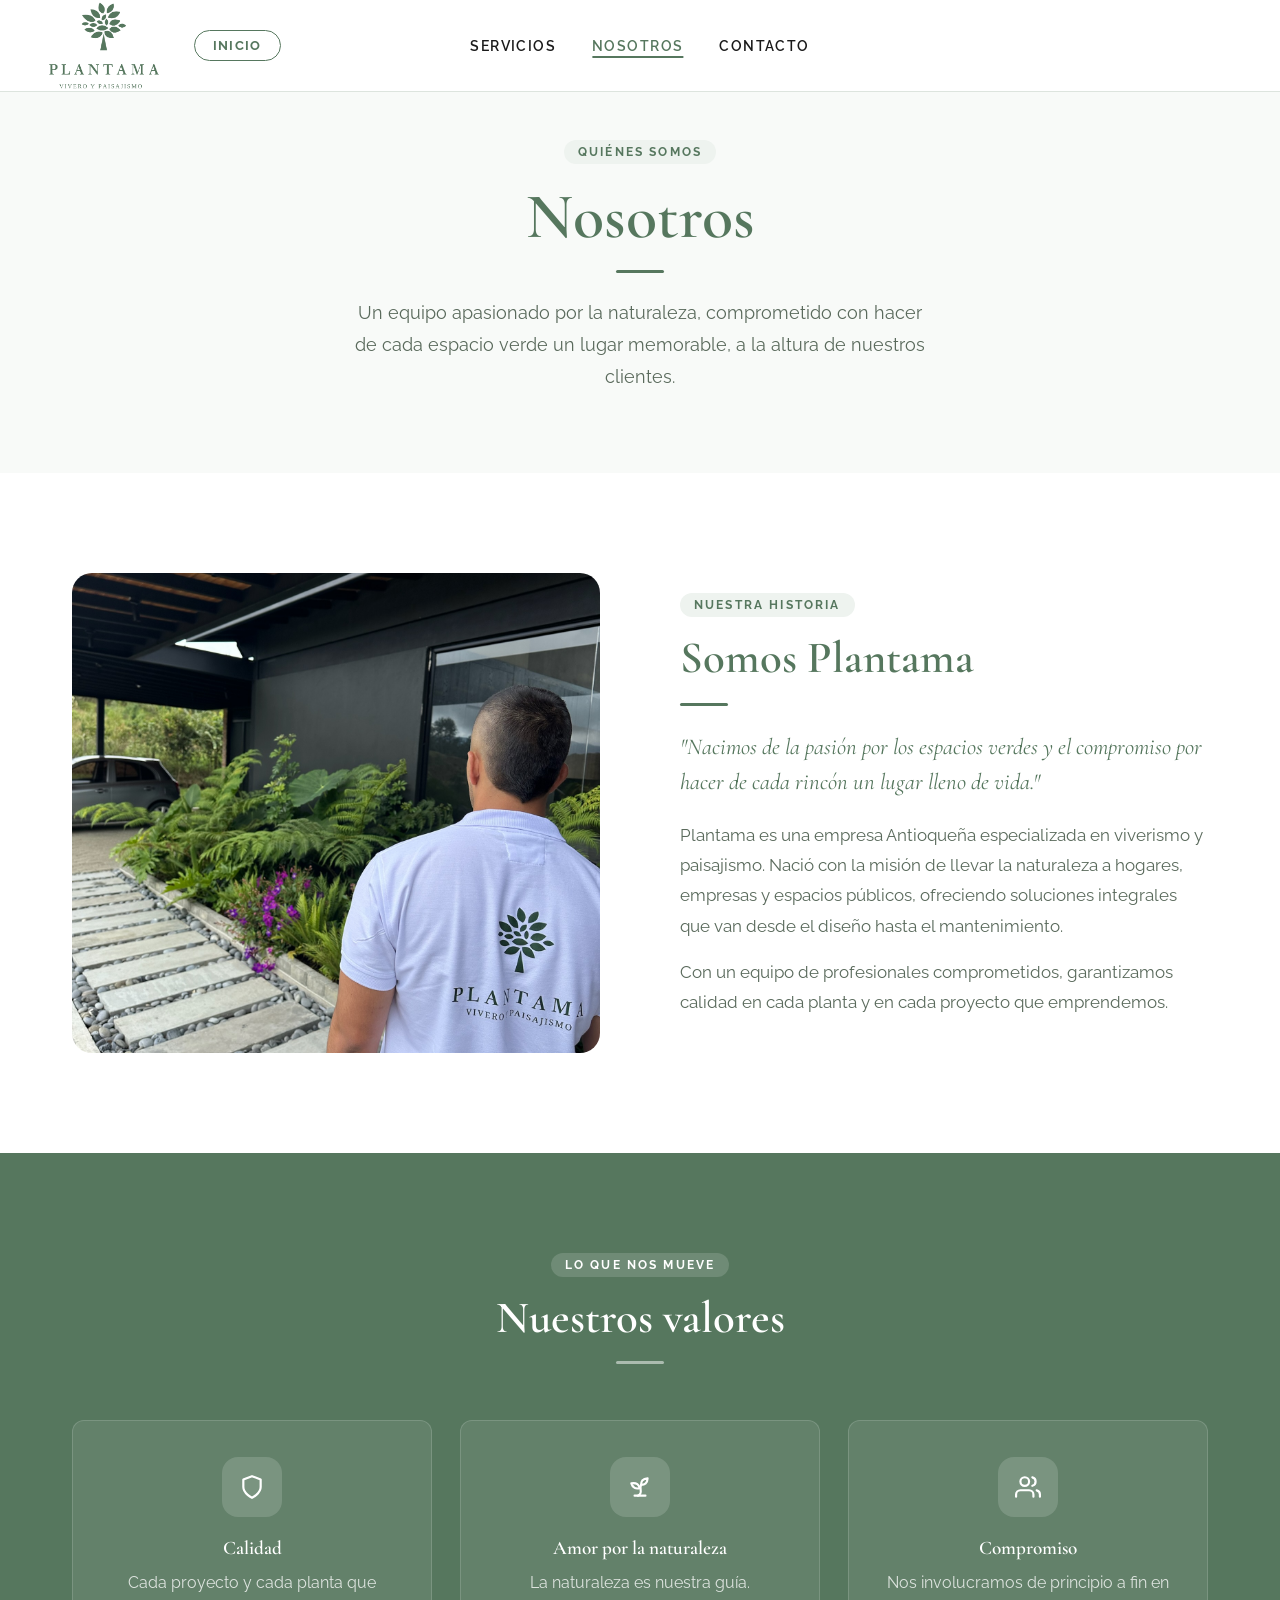
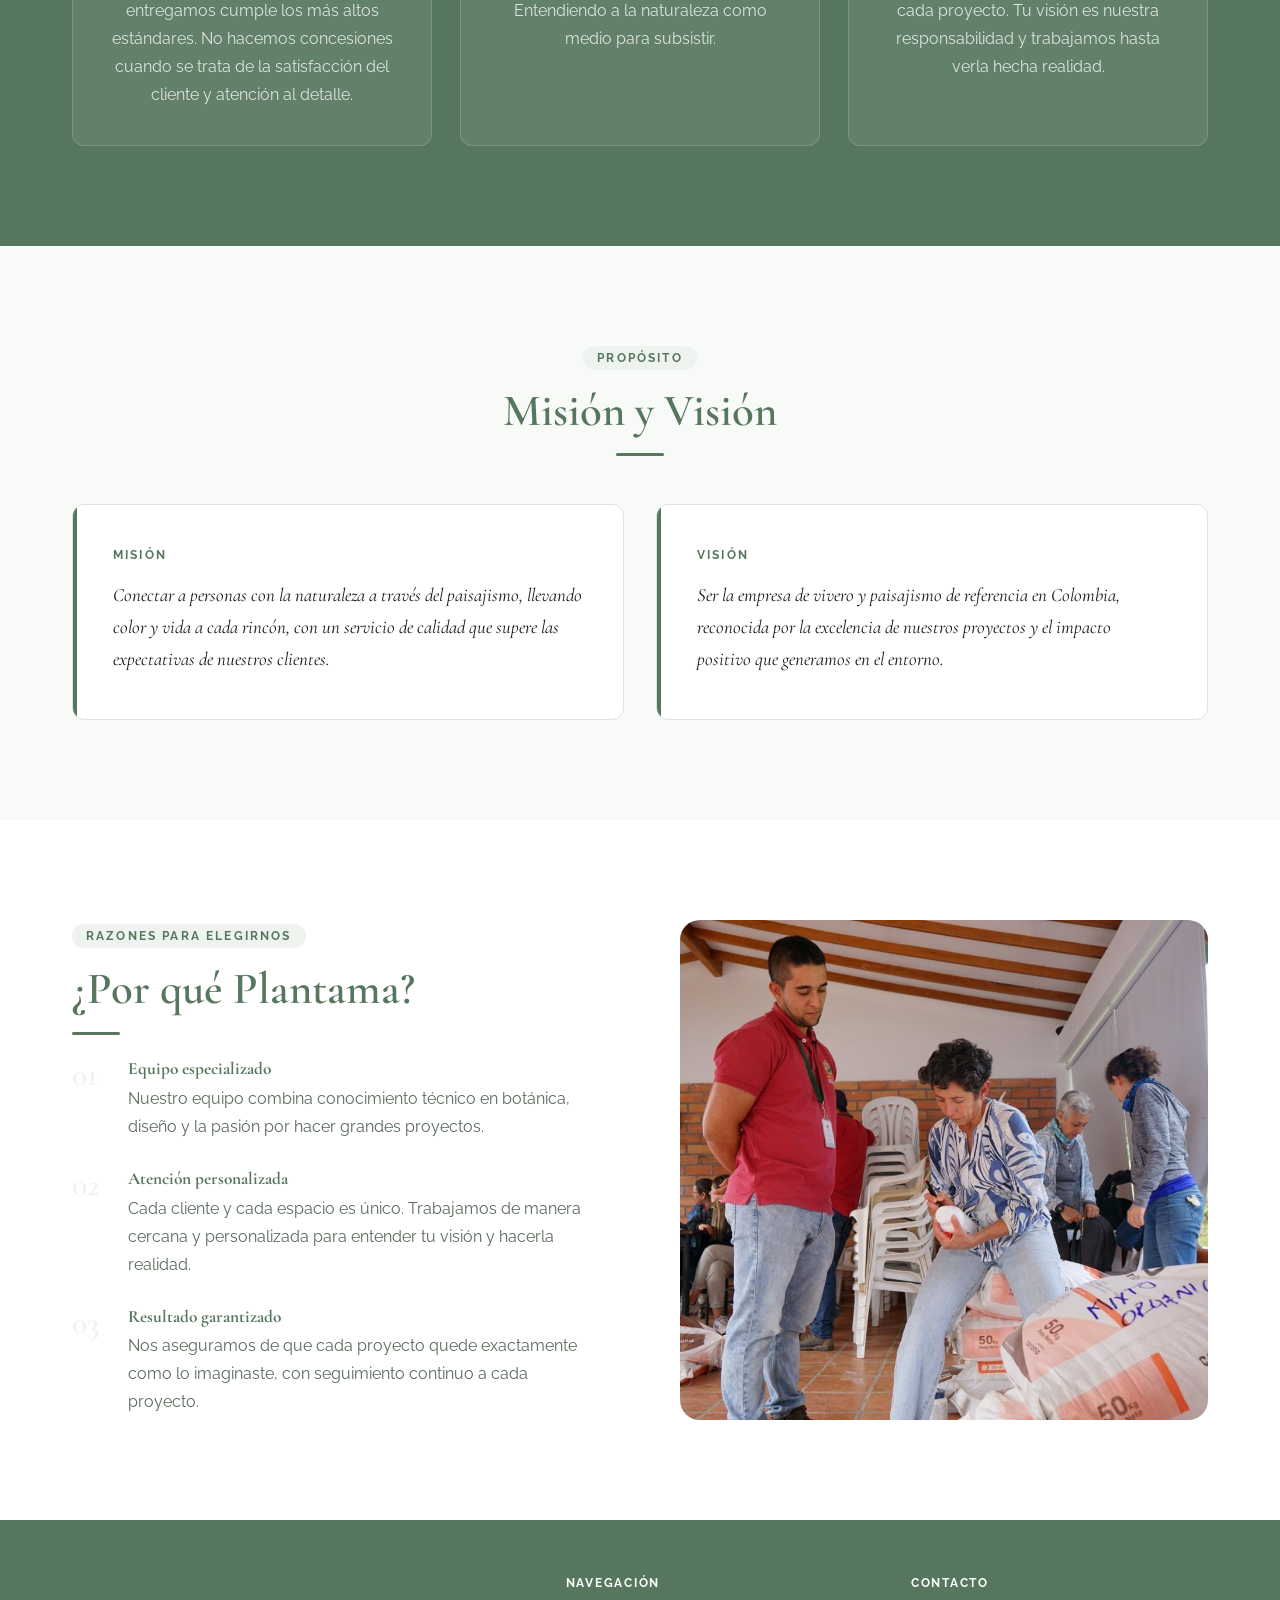
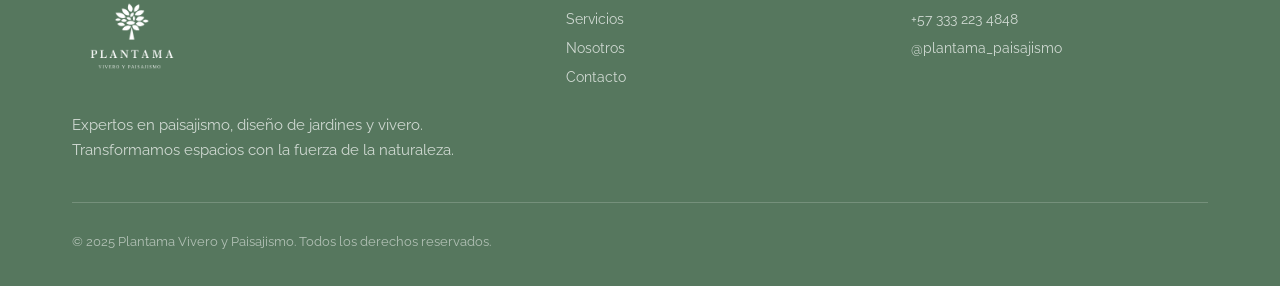
<file: nosotros.html>
<!DOCTYPE html>
<html lang="es">
<head>
  <link rel="icon" type="image/png" href="assets/img/favicon_circular_32.png">
  <meta charset="UTF-8" />
  <meta name="viewport" content="width=device-width, initial-scale=1.0" />
  <title>Nosotros — Plantama Vivero y Paisajismo</title>
  <meta name="description" content="Conoce a Plantama: quiénes somos, nuestra misión y por qué somos tu mejor opción en vivero y paisajismo." />

  <link rel="preconnect" href="https://fonts.googleapis.com" />
  <link rel="preconnect" href="https://fonts.gstatic.com" crossorigin />
  <link href="https://fonts.googleapis.com/css2?family=Cormorant+Garamond:ital,wght@0,400;0,500;0,600;1,400&family=Raleway:wght@400;500;600;700&display=swap" rel="stylesheet" />
  <link rel="stylesheet" href="assets/css/style.css" />

  <style>
    /* ── NOSOTROS PAGE ── */
    .page-hero {
      padding: 140px 0 80px;
      background: var(--gris-fondo);
      text-align: center;
    }

    /* QUIÉNES SOMOS */
    .quienes {
      padding: 100px 0;
    }
    .quienes-inner {
      display: grid;
      grid-template-columns: 1fr 1fr;
      gap: 80px;
      align-items: center;
    }
    .quienes-imgs {
      position: relative;
    }
    .img-principal {
      width: 100%;
      height: 480px;
      object-fit: cover;
      border-radius: 20px;
      display: block;
    }
    .img-secundaria {
      position: absolute;
      bottom: -30px;
      right: -30px;
      width: 52%;
      height: 220px;
      object-fit: cover;
      border-radius: 14px;
      border: 6px solid var(--blanco);
      box-shadow: var(--sombra);
    }
    .quienes-texto h2 { margin-bottom: 18px; }
    .quienes-texto p { margin-bottom: 16px; font-size: 1.08rem; }
    .quienes-texto .lead {
      font-family: 'Cormorant Garamond', serif;
      font-size: 1.42rem;
      color: var(--verde);
      font-style: italic;
      margin-bottom: 20px;
      line-height: 1.55;
    }

    /* VALORES */
    .valores {
      padding: 100px 0;
      background: var(--verde);
    }
    .valores .seccion-header { color: var(--blanco); }
    .valores .seccion-header h2 { color: var(--blanco); }
    .valores .seccion-header p { color: rgba(255,255,255,0.75); }
    .valores .divisor.centro { background: rgba(255,255,255,0.5); }
    .valores-grid {
      display: grid;
      grid-template-columns: repeat(3, 1fr);
      gap: 28px;
      margin-top: 56px;
    }
    .valor-card {
      background: rgba(255,255,255,0.08);
      border: 1px solid rgba(255,255,255,0.15);
      border-radius: var(--radio);
      padding: 36px 28px;
      text-align: center;
      transition: all var(--transicion);
    }
    .valor-card:hover {
      background: rgba(255,255,255,0.14);
      transform: translateY(-4px);
    }
    .valor-icon {
      width: 60px; height: 60px;
      background: rgba(255,255,255,0.15);
      border-radius: 16px;
      display: flex; align-items: center; justify-content: center;
      margin: 0 auto 20px;
      color: var(--blanco);
    }
    .valor-card h3 { color: var(--blanco); margin-bottom: 10px; font-size: 1.2rem; }
    .valor-card p { color: rgba(255,255,255,0.78); font-size: 1rem; }

    /* MISIÓN / VISIÓN */
    .mision {
      padding: 100px 0;
      background: var(--gris-fondo);
    }
    .mision-grid {
      display: grid;
      grid-template-columns: 1fr 1fr;
      gap: 32px;
    }
    .mision-card {
      background: var(--blanco);
      border-radius: var(--radio);
      padding: 44px 40px;
      border: 1px solid var(--gris-borde);
      position: relative;
      overflow: hidden;
    }
    .mision-card::before {
      content: '';
      position: absolute;
      top: 0; left: 0;
      width: 4px; height: 100%;
      background: var(--verde);
    }
    .mision-card h3 {
      font-size: 0.75rem;
      font-family: 'Raleway', sans-serif;
      font-weight: 700;
      letter-spacing: 0.18em;
      text-transform: uppercase;
      color: var(--verde);
      margin-bottom: 16px;
    }
    .mision-card p {
      font-size: 1.18rem;
      font-family: 'Cormorant Garamond', serif;
      color: var(--texto);
      font-style: italic;
      line-height: 1.7;
    }

    /* POR QUÉ NOSOTROS */
    .por-que {
      padding: 100px 0;
    }
    .por-que-inner {
      display: grid;
      grid-template-columns: 1fr 1fr;
      gap: 80px;
      align-items: center;
    }
    .razon-lista {
      display: flex;
      flex-direction: column;
      gap: 28px;
    }
    .razon {
      display: flex;
      gap: 20px;
      align-items: flex-start;
    }
    .razon-num {
      font-family: 'Cormorant Garamond', serif;
      font-size: 2rem;
      font-weight: 600;
      color: var(--verde-pale);
      line-height: 1;
      flex-shrink: 0;
      min-width: 36px;
    }
    .razon-body h4 { color: var(--verde); font-size: 1.08rem; margin-bottom: 6px; }
    .razon-body p { font-size: 1rem; }
    .por-que-foto {
      border-radius: 20px;
      overflow: hidden;
    }
    .por-que-foto img {
      width: 100%;
      height: 500px;
      object-fit: cover;
    }

    /* ── RESPONSIVE NOSOTROS ── */
    @media (max-width: 1024px) {
      .valores-grid { grid-template-columns: 1fr 1fr; }
    }
    @media (max-width: 768px) {
      .quienes-inner,
      .mision-grid,
      .por-que-inner { grid-template-columns: 1fr; gap: 40px; }
      .img-secundaria { position: static; width: 100%; height: 200px; margin-top: 16px; }
      .quienes-imgs { padding-bottom: 0; }
      .img-principal { height: 300px; }
      .por-que-foto img { height: 300px; }
      .valores-grid { grid-template-columns: 1fr; }
      .mision-card { padding: 32px 28px; }
    }
  </style>
</head>
<body>

  <!-- ══ NAVBAR ══ -->
  <nav class="navbar">
    <div class="nav-inner">
      <div class="nav-brand">
        <a href="index.html" class="nav-logo">
          <img src="assets/img/logo.png" alt="Plantama" />
        </a>
        <a href="index.html" class="btn-home">Inicio</a>
      </div>
      <ul class="nav-links">
        <li><a href="servicios.html">Servicios</a></li>
        <li><a href="nosotros.html">Nosotros</a></li>
        <li><a href="contacto.html">Contacto</a></li>
      </ul>
      <button class="hamburger" aria-label="Menú">
        <span></span><span></span><span></span>
      </button>
    </div>
  </nav>


  <div class="nav-mobile">
    <a href="servicios.html">Servicios</a>
    <a href="nosotros.html">Nosotros</a>
    <a href="contacto.html">Contacto</a>
  </div>

  <!-- ══ HERO ══ -->
  <section class="page-hero">
    <div class="container reveal">
      <span class="etiqueta">Quiénes somos</span>
      <h1>Nosotros</h1>
      <div class="divisor centro"></div>
      <p style="font-size:1.15rem; max-width:580px; margin:16px auto 0;">Un equipo apasionado por la naturaleza, comprometido con hacer de cada espacio verde un lugar memorable, a la altura de nuestros clientes.</p>
    </div>
  </section>

  <!-- ══ QUIÉNES SOMOS ══ -->
  <section class="quienes">
    <div class="container">
      <div class="quienes-inner">

        <div class="quienes-imgs reveal">
          <img class="img-principal"
            src="/assets/img/quienes_somos.HEIC"
            alt="Equipo Plantama trabajando en jardín" />
        </div>

        <div class="quienes-texto reveal">
          <span class="etiqueta">Nuestra historia</span>
          <h2>Somos Plantama</h2>
          <div class="divisor"></div>
          <p class="lead">"Nacimos de la pasión por los espacios verdes y el compromiso por hacer de cada rincón un lugar lleno de vida."</p>
          <p>
            Plantama es una empresa Antioqueña especializada en viverismo y paisajismo. Nació con la misión de llevar la naturaleza a hogares, empresas y espacios públicos, ofreciendo soluciones integrales que van desde el diseño hasta el mantenimiento.
          </p>
          <p>
            Con un equipo de profesionales comprometidos, garantizamos calidad en cada planta y en cada proyecto que emprendemos.
          </p>
          
        </div>

      </div>
    </div>
  </section>

  <!-- ══ VALORES ══ -->
  <section class="valores">
    <div class="container">
      <div class="seccion-header reveal" style="text-align:center;">
        <span class="etiqueta" style="background:rgba(255,255,255,0.15);color:#fff;">Lo que nos mueve</span>
        <h2>Nuestros valores</h2>
        <div class="divisor centro"></div>
      </div>
      <div class="valores-grid">
        <div class="valor-card reveal">
          <div class="valor-icon">
            <svg xmlns="http://www.w3.org/2000/svg" width="26" height="26" viewBox="0 0 24 24" fill="none" stroke="currentColor" stroke-width="2" stroke-linecap="round" stroke-linejoin="round"><path d="M12 22s8-4 8-10V5l-8-3-8 3v7c0 6 8 10 8 10z"/></svg>
          </div>
          <h3>Calidad</h3>
          <p>Cada proyecto y cada planta que entregamos cumple los más altos estándares. No hacemos concesiones cuando se trata de la satisfacción del cliente y atención al detalle.</p>
        </div>
        <div class="valor-card reveal">
          <div class="valor-icon">
            <svg xmlns="http://www.w3.org/2000/svg" width="26" height="26" viewBox="0 0 24 24" fill="none" stroke="currentColor" stroke-width="2" stroke-linecap="round" stroke-linejoin="round"><path d="M7 20h10"/><path d="M10 20c5.5-2.5.8-6.4 3-10"/><path d="M9.5 9.4c1.1.8 1.8 2.2 2.3 3.7-2 .4-3.5.4-4.8-.3-1.2-.6-2.3-1.9-3-4.2 2.8-.5 4.4 0 5.5.8z"/><path d="M14.1 6a7 7 0 0 0-1.1 4c1.9-.1 3.3-.6 4.3-1.4 1-1 1.6-2.3 1.7-4.6-2.7.1-4 1-4.9 2z"/></svg>
          </div>
          <h3>Amor por la naturaleza</h3>
          <p>La naturaleza es nuestra guía. Entendiendo a la naturaleza como medio para subsistir.</p>
        </div>
        <div class="valor-card reveal">
          <div class="valor-icon">
            <svg xmlns="http://www.w3.org/2000/svg" width="26" height="26" viewBox="0 0 24 24" fill="none" stroke="currentColor" stroke-width="2" stroke-linecap="round" stroke-linejoin="round"><path d="M17 21v-2a4 4 0 0 0-4-4H5a4 4 0 0 0-4 4v2"/><circle cx="9" cy="7" r="4"/><path d="M23 21v-2a4 4 0 0 0-3-3.87"/><path d="M16 3.13a4 4 0 0 1 0 7.75"/></svg>
          </div>
          <h3>Compromiso</h3>
          <p>Nos involucramos de principio a fin en cada proyecto. Tu visión es nuestra responsabilidad y trabajamos hasta verla hecha realidad.</p>
        </div>
      </div>
    </div>
  </section>

  <!-- ══ MISIÓN / VISIÓN ══ -->
  <section class="mision">
    <div class="container">
      <div class="seccion-header reveal" style="text-align:center; margin-bottom:48px;">
        <span class="etiqueta">Propósito</span>
        <h2>Misión y Visión</h2>
        <div class="divisor centro"></div>
      </div>
      <div class="mision-grid">
        <div class="mision-card reveal">
          <h3>Misión</h3>
          <p>Conectar a personas con la naturaleza a través del paisajismo, llevando color y vida a cada rincón, con un servicio de calidad que supere las expectativas de nuestros clientes.</p>
        </div>
        <div class="mision-card reveal">
          <h3>Visión</h3>
          <p>Ser la empresa de vivero y paisajismo de referencia en Colombia, reconocida por la excelencia de nuestros proyectos y el impacto positivo que generamos en el entorno.</p>
        </div>
      </div>
    </div>
  </section>

  <!-- ══ POR QUÉ ELEGIRNOS ══ -->
  <section class="por-que">
    <div class="container">
      <div class="por-que-inner">

        <div class="reveal">
          <span class="etiqueta">Razones para elegirnos</span>
          <h2>¿Por qué Plantama?</h2>
          <div class="divisor"></div>
          <div class="razon-lista">
            
            <div class="razon">
              <span class="razon-num">01</span>
              <div class="razon-body">
                <h4>Equipo especializado</h4>
                <p>Nuestro equipo combina conocimiento técnico en botánica, diseño y la pasión por hacer grandes proyectos.</p>
              </div>
            </div>
            <div class="razon">
              <span class="razon-num">02</span>
              <div class="razon-body">
                <h4>Atención personalizada</h4>
                <p>Cada cliente y cada espacio es único. Trabajamos de manera cercana y personalizada para entender tu visión y hacerla realidad.</p>
              </div>
            </div>
            <div class="razon">
              <span class="razon-num">03</span>
              <div class="razon-body">
                <h4>Resultado garantizado</h4>
                <p>Nos aseguramos de que cada proyecto quede exactamente como lo imaginaste, con seguimiento continuo a cada proyecto.</p>
              </div>
            </div>
          </div>
        </div>

        <div class="por-que-foto reveal">
          <img
            src="assets/img/agroneleg.jpeg"
            alt="Profesional Plantama asesorando cliente" />
        </div>

      </div>
    </div>
  </section>

  <!-- ══ FOOTER ══ -->
  <footer>
    <div class="container">
      <div class="footer-grid">
        <div class="footer-brand">
          <img src="assets/img/logo.png" alt="Plantama" />
          <p>Expertos en paisajismo, diseño de jardines y vivero. Transformamos espacios con la fuerza de la naturaleza.</p>
        </div>
        <div class="footer-col">
          <h4>Navegación</h4>
          <ul>
            <li><a href="servicios.html">Servicios</a></li>
            <li><a href="nosotros.html">Nosotros</a></li>
            <li><a href="contacto.html">Contacto</a></li>
          </ul>
        </div>
        <div class="footer-col">
          <h4>Contacto</h4>
          <ul>
            <li><a href="https://wa.me/573332234848" target="_blank" rel="noopener">+57 333 223 4848</a></li>
            <li><a href="https://instagram.com/plantama_paisajismo" target="_blank" rel="noopener">@plantama_paisajismo</a></li>
          </ul>
        </div>
      </div>
      <div class="footer-bottom">
        <p>© 2025 Plantama Vivero y Paisajismo. Todos los derechos reservados.</p>
      </div>
    </div>
  </footer>

  <script src="assets/js/main.js"></script>
</body>
</html>
</file>
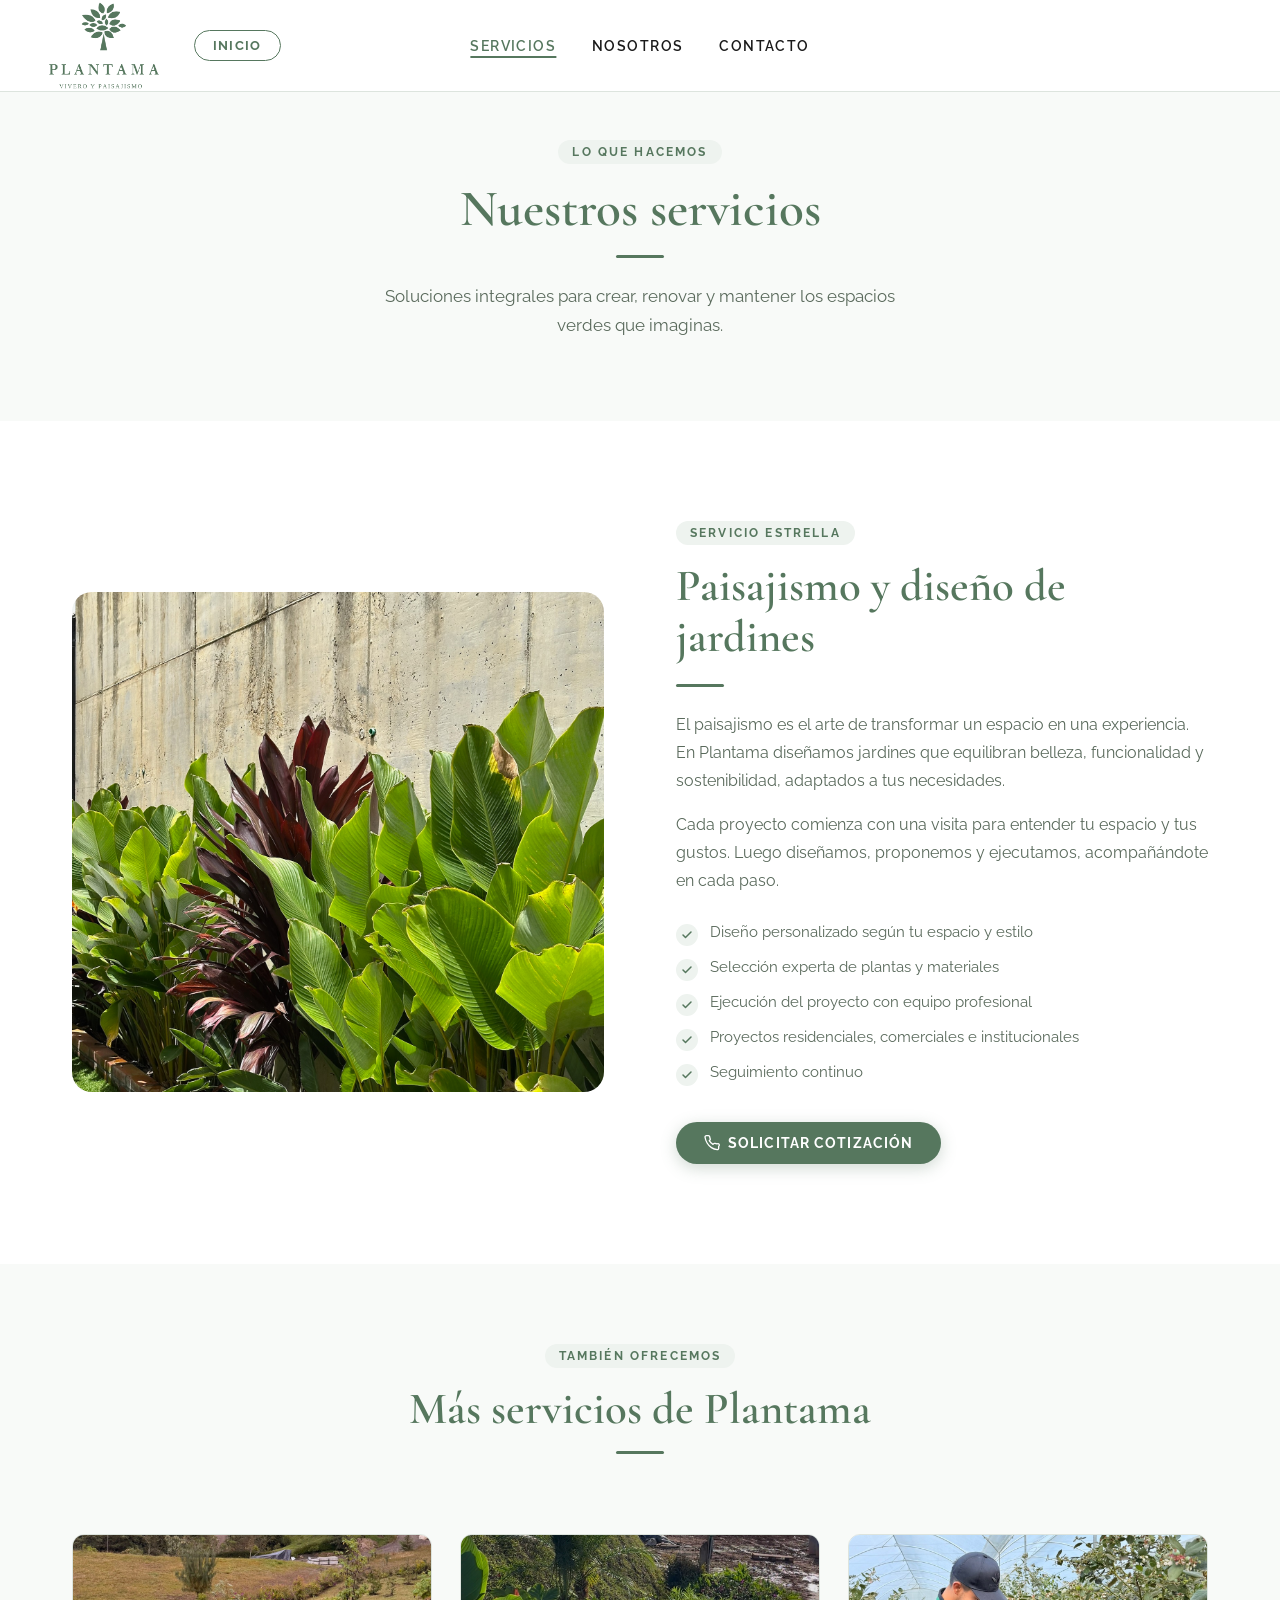
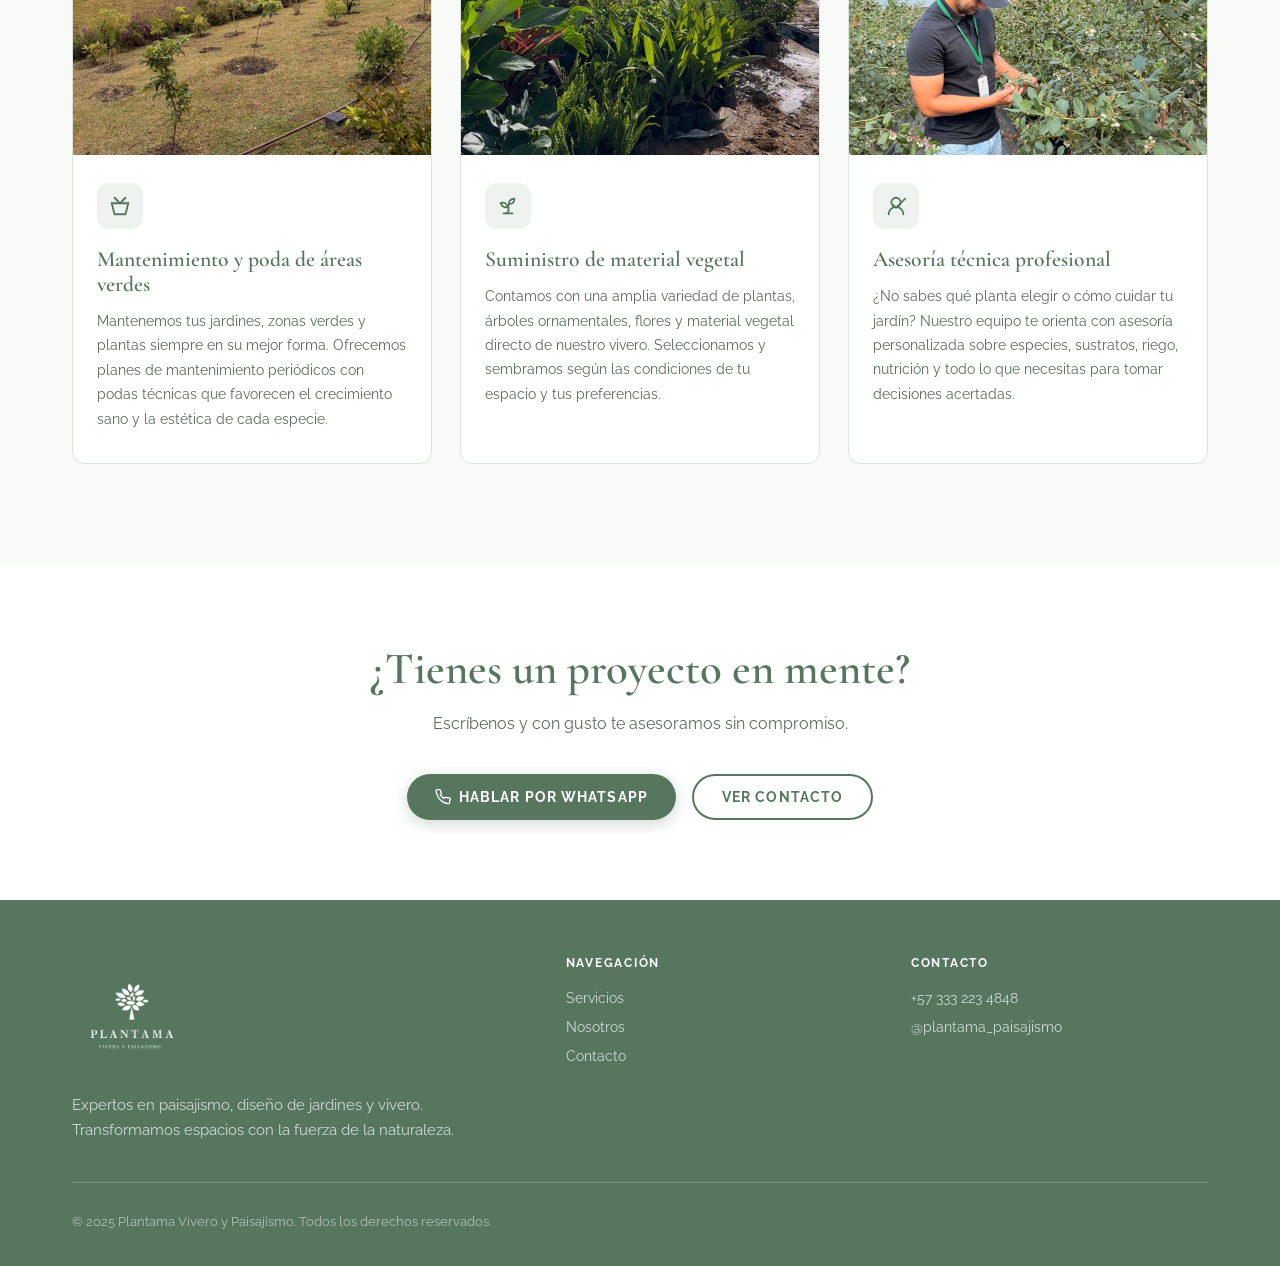
<file: servicios.html>
<!DOCTYPE html>
<html lang="es">
<head>

  <link rel="icon" type="image/png" href="assets/img/favicon_circular_32.png">
  <meta charset="UTF-8" />
  <meta name="viewport" content="width=device-width, initial-scale=1.0" />
  <title>Servicios — Plantama Vivero y Paisajismo</title>
  <meta name="description" content="Conoce todos los servicios de Plantama: paisajismo, mantenimiento, vivero y asesoría técnica profesional." />

  <link rel="preconnect" href="https://fonts.googleapis.com" />
  <link rel="preconnect" href="https://fonts.gstatic.com" crossorigin />
  <link href="https://fonts.googleapis.com/css2?family=Cormorant+Garamond:ital,wght@0,400;0,500;0,600;1,400&family=Raleway:wght@400;500;600;700&display=swap" rel="stylesheet" />
  <link rel="stylesheet" href="assets/css/style.css" />

  <style>
    /* ── SERVICIOS PAGE ── */

    /* HERO INTERIOR */
    .page-hero {
      padding: 140px 0 80px;
      background: var(--gris-fondo);
      text-align: center;
    }
    .page-hero h1 { font-size: clamp(2rem, 5vw, 3.2rem); }
    .page-hero p {
      font-size: 1.05rem;
      max-width: 540px;
      margin: 16px auto 0;
    }

    /* SERVICIO PRINCIPAL */
    .serv-principal {
      padding: 100px 0;
    }
    .serv-principal-inner {
      display: grid;
      grid-template-columns: 1fr 1fr;
      gap: 72px;
      align-items: center;
    }
    .serv-principal-img {
      border-radius: 20px;
      overflow: hidden;
      position: relative;
    }
    .serv-principal-img img {
      width: 100%;
      height: 500px;
      object-fit: cover;
      display: block;
    }
    .img-badge {
      position: absolute;
      bottom: -20px;
      right: -20px;
      background: var(--verde);
      color: var(--blanco);
      border-radius: 16px;
      padding: 20px 24px;
      font-family: 'Cormorant Garamond', serif;
      font-size: 1.1rem;
      font-weight: 600;
      text-align: center;
      line-height: 1.3;
      box-shadow: var(--sombra);
      min-width: 140px;
    }
    .img-badge small {
      display: block;
      font-family: 'Raleway', sans-serif;
      font-size: 0.72rem;
      font-weight: 600;
      letter-spacing: 0.1em;
      text-transform: uppercase;
      opacity: 0.8;
    }
    .serv-principal-content h2 {
      margin-bottom: 20px;
    }
    .serv-principal-content p {
      font-size: 1rem;
      margin-bottom: 16px;
    }
    .checklist {
      list-style: none;
      display: flex;
      flex-direction: column;
      gap: 12px;
      margin: 28px 0 36px;
    }
    .checklist li {
      display: flex;
      align-items: flex-start;
      gap: 12px;
      font-size: 0.92rem;
      color: var(--texto-suave);
    }
    .check-icon {
      width: 22px; height: 22px;
      background: var(--verde-pale);
      border-radius: 50%;
      display: flex; align-items: center; justify-content: center;
      flex-shrink: 0;
      margin-top: 1px;
    }
    .check-icon svg { color: var(--verde); }

    /* OTROS SERVICIOS */
    .otros-servicios {
      padding: 0 0 100px;
      background: var(--gris-fondo);
    }
    .otros-header {
      text-align: center;
      padding: 80px 0 56px;
    }
    .otros-grid {
      display: grid;
      grid-template-columns: repeat(3, 1fr);
      gap: 28px;
    }
    .otro-card {
      background: var(--blanco);
      border-radius: var(--radio);
      overflow: hidden;
      border: 1px solid var(--gris-borde);
      transition: all var(--transicion);
    }
    .otro-card:hover {
      transform: translateY(-5px);
      box-shadow: var(--sombra);
      border-color: var(--verde);
    }
    .otro-card-img {
      width: 100%;
      height: 220px;
      object-fit: cover;
    }
    .otro-card-body {
      padding: 28px 24px 32px;
    }
    .otro-icon {
      width: 46px; height: 46px;
      background: var(--verde-pale);
      border-radius: 12px;
      display: flex; align-items: center; justify-content: center;
      color: var(--verde);
      margin-bottom: 18px;
    }
    .otro-card h3 { margin-bottom: 12px; }
    .otro-card p { font-size: 0.9rem; line-height: 1.7; }

    /* CTA SERVICIOS */
    .serv-cta {
      padding: 80px 0;
      text-align: center;
    }
    .serv-cta h2 { margin-bottom: 14px; }
    .serv-cta p { max-width: 480px; margin: 0 auto 36px; }
    .serv-cta-btns {
      display: flex;
      justify-content: center;
      gap: 16px;
      flex-wrap: wrap;
    }

    /* ── RESPONSIVE SERVICIOS ── */
    @media (max-width: 1024px) {
      .otros-grid { grid-template-columns: 1fr 1fr; }
    }
    @media (max-width: 768px) {
      .serv-principal-inner { grid-template-columns: 1fr; gap: 40px; }
      .serv-principal-img img { height: 320px; }
      .img-badge { right: 12px; bottom: 12px; }
      .otros-grid { grid-template-columns: 1fr; }
    }
  </style>
</head>
<body>

  <!-- ══ NAVBAR ══ -->
  <nav class="navbar">
    <div class="nav-inner">
      <div class="nav-brand">
        <a href="index.html" class="nav-logo">
          <img src="assets/img/logo.png" alt="Plantama" />
        </a>
        <a href="index.html" class="btn-home">Inicio</a>
      </div>
      <ul class="nav-links">
        <li><a href="servicios.html">Servicios</a></li>
        <li><a href="nosotros.html">Nosotros</a></li>
        <li><a href="contacto.html">Contacto</a></li>
      </ul>
      <button class="hamburger" aria-label="Menú">
        <span></span><span></span><span></span>
      </button>
    </div>
  </nav>
  <div class="nav-mobile">
    <a href="servicios.html">Servicios</a>
    <a href="nosotros.html">Nosotros</a>
    <a href="contacto.html">Contacto</a>
  </div>

  <!-- ══ HERO ══ -->
  <section class="page-hero">
    <div class="container reveal">
      <span class="etiqueta">Lo que hacemos</span>
      <h1>Nuestros servicios</h1>
      <div class="divisor centro"></div>
      <p>Soluciones integrales para crear, renovar y mantener los espacios verdes que imaginas.</p>
    </div>
  </section>

  <!-- ══ SERVICIO PRINCIPAL: PAISAJISMO ══ -->
  <section class="serv-principal">
    <div class="container">
      <div class="serv-principal-inner">

        <div class="serv-principal-img reveal">
          <img
            src="/assets/img/Cand_ser_pais.HEIC"
            alt="Paisajismo y diseño de jardines Plantama" />
        </div>

        <div class="serv-principal-content reveal">
          <span class="etiqueta">Servicio estrella</span>
          <h2>Paisajismo y diseño de jardines</h2>
          <div class="divisor"></div>
          <p>
            El paisajismo es el arte de transformar un espacio en una experiencia. En Plantama diseñamos jardines que equilibran belleza, funcionalidad y sostenibilidad, adaptados a tus necesidades.
          </p>
          <p>
            Cada proyecto comienza con una visita para entender tu espacio y tus gustos. Luego diseñamos, proponemos y ejecutamos, acompañándote en cada paso.
          </p>
          <ul class="checklist">
            <li>
              <span class="check-icon"><svg xmlns="http://www.w3.org/2000/svg" width="12" height="12" viewBox="0 0 24 24" fill="none" stroke="currentColor" stroke-width="3" stroke-linecap="round" stroke-linejoin="round"><path d="M20 6 9 17l-5-5"/></svg></span>
              Diseño personalizado según tu espacio y estilo
            </li>
            <li>
              <span class="check-icon"><svg xmlns="http://www.w3.org/2000/svg" width="12" height="12" viewBox="0 0 24 24" fill="none" stroke="currentColor" stroke-width="3" stroke-linecap="round" stroke-linejoin="round"><path d="M20 6 9 17l-5-5"/></svg></span>
              Selección experta de plantas y materiales
            </li>
            <li>
              <span class="check-icon"><svg xmlns="http://www.w3.org/2000/svg" width="12" height="12" viewBox="0 0 24 24" fill="none" stroke="currentColor" stroke-width="3" stroke-linecap="round" stroke-linejoin="round"><path d="M20 6 9 17l-5-5"/></svg></span>
              Ejecución del proyecto con equipo profesional
            </li>
            <li>
              <span class="check-icon"><svg xmlns="http://www.w3.org/2000/svg" width="12" height="12" viewBox="0 0 24 24" fill="none" stroke="currentColor" stroke-width="3" stroke-linecap="round" stroke-linejoin="round"><path d="M20 6 9 17l-5-5"/></svg></span>
              Proyectos residenciales, comerciales e institucionales
            </li>
            <li>
              <span class="check-icon"><svg xmlns="http://www.w3.org/2000/svg" width="12" height="12" viewBox="0 0 24 24" fill="none" stroke="currentColor" stroke-width="3" stroke-linecap="round" stroke-linejoin="round"><path d="M20 6 9 17l-5-5"/></svg></span>
              Seguimiento continuo
            </li>
          </ul>
          <a href="https://wa.me/573332234848?text=Hola%20Plantama%2C%20me%20interesa%20el%20servicio%20de%20paisajismo" target="_blank" rel="noopener" class="btn btn-primary">
            <svg xmlns="http://www.w3.org/2000/svg" width="16" height="16" viewBox="0 0 24 24" fill="none" stroke="currentColor" stroke-width="2" stroke-linecap="round" stroke-linejoin="round"><path d="M22 16.92v3a2 2 0 0 1-2.18 2 19.79 19.79 0 0 1-8.63-3.07A19.5 19.5 0 0 1 4.69 12 19.79 19.79 0 0 1 1.61 3.4 2 2 0 0 1 3.59 1h3a2 2 0 0 1 2 1.72c.127.96.361 1.903.7 2.81a2 2 0 0 1-.45 2.11L7.91 8.54a16 16 0 0 0 5.55 5.55l.97-.97a2 2 0 0 1 2.11-.45c.907.339 1.85.573 2.81.7A2 2 0 0 1 22 16.92z"/></svg>
            Solicitar cotización
          </a>
        </div>

      </div>
    </div>
  </section>

  <!-- ══ OTROS SERVICIOS ══ -->
  <section class="otros-servicios">
    <div class="container">
      <div class="otros-header reveal">
        <span class="etiqueta">También ofrecemos</span>
        <h2>Más servicios de Plantama</h2>
        <div class="divisor centro"></div>
      </div>

      <div class="otros-grid">

        <!-- Mantenimiento -->
        <article class="otro-card reveal">
          <img class="otro-card-img"
            src="/assets/img/Cand-man.jpg"
            alt="Mantenimiento y poda de áreas verdes" />
          <div class="otro-card-body">
            <div class="otro-icon">
              <svg xmlns="http://www.w3.org/2000/svg" width="22" height="22" viewBox="0 0 24 24" fill="none" stroke="currentColor" stroke-width="2" stroke-linecap="round" stroke-linejoin="round"><path d="m6 3 6 6 6-6"/><path d="M3 9h18"/><path d="M3 9l3 12h12l3-12"/></svg>
            </div>
            <h3>Mantenimiento y poda de áreas verdes</h3>
            <p>
              Mantenemos tus jardines, zonas verdes y plantas siempre en su mejor forma. Ofrecemos planes de mantenimiento periódicos con podas técnicas que favorecen el crecimiento sano y la estética de cada especie.
            </p>
          </div>
        </article>

        <!-- Suministro -->
        <article class="otro-card reveal">
          <img class="otro-card-img"
            src="/assets/img/Cand sum.jpg"
            alt="Suministro de material vegetal" />
          <div class="otro-card-body">
            <div class="otro-icon">
              <svg xmlns="http://www.w3.org/2000/svg" width="22" height="22" viewBox="0 0 24 24" fill="none" stroke="currentColor" stroke-width="2" stroke-linecap="round" stroke-linejoin="round"><path d="M7 20h10"/><path d="M10 20c5.5-2.5.8-6.4 3-10"/><path d="M9.5 9.4c1.1.8 1.8 2.2 2.3 3.7-2 .4-3.5.4-4.8-.3-1.2-.6-2.3-1.9-3-4.2 2.8-.5 4.4 0 5.5.8z"/><path d="M14.1 6a7 7 0 0 0-1.1 4c1.9-.1 3.3-.6 4.3-1.4 1-1 1.6-2.3 1.7-4.6-2.7.1-4 1-4.9 2z"/></svg>
            </div>
            <h3>Suministro de material vegetal</h3>
            <p>
              Contamos con una amplia variedad de plantas, árboles ornamentales, flores y material vegetal directo de nuestro vivero. Seleccionamos y sembramos según las condiciones de tu espacio y tus preferencias.
            </p>
          </div>
        </article>

        <!-- Asesoría -->
        <article class="otro-card reveal">
          <img class="otro-card-img"
            src="/assets/img/Serv_tec.jpg"
            alt="Asesoría técnica profesional" />
          <div class="otro-card-body">
            <div class="otro-icon">
              <svg xmlns="http://www.w3.org/2000/svg" width="22" height="22" viewBox="0 0 24 24" fill="none" stroke="currentColor" stroke-width="2" stroke-linecap="round" stroke-linejoin="round"><circle cx="12" cy="8" r="5"/><path d="M20 21a8 8 0 0 0-16 0"/><path d="m9 11 3 3L22 4"/></svg>
            </div>
            <h3>Asesoría técnica profesional</h3>
            <p>
              ¿No sabes qué planta elegir o cómo cuidar tu jardín? Nuestro equipo te orienta con asesoría personalizada sobre especies, sustratos, riego, nutrición y todo lo que necesitas para tomar decisiones acertadas.
            </p>
          </div>
        </article>

      </div>
    </div>
  </section>

  <!-- ══ CTA ══ -->
  <section class="serv-cta">
    <div class="container reveal">
      <h2>¿Tienes un proyecto en mente?</h2>
      <p>Escríbenos y con gusto te asesoramos sin compromiso.</p>
      <div class="serv-cta-btns">
        <a href="https://wa.me/573332234848?text=Hola%20Plantama%2C%20quiero%20información%20sobre%20sus%20servicios" target="_blank" rel="noopener" class="btn btn-primary">
          <svg xmlns="http://www.w3.org/2000/svg" width="16" height="16" viewBox="0 0 24 24" fill="none" stroke="currentColor" stroke-width="2" stroke-linecap="round" stroke-linejoin="round"><path d="M22 16.92v3a2 2 0 0 1-2.18 2 19.79 19.79 0 0 1-8.63-3.07A19.5 19.5 0 0 1 4.69 12 19.79 19.79 0 0 1 1.61 3.4 2 2 0 0 1 3.59 1h3a2 2 0 0 1 2 1.72c.127.96.361 1.903.7 2.81a2 2 0 0 1-.45 2.11L7.91 8.54a16 16 0 0 0 5.55 5.55l.97-.97a2 2 0 0 1 2.11-.45c.907.339 1.85.573 2.81.7A2 2 0 0 1 22 16.92z"/></svg>
          Hablar por WhatsApp
        </a>
        <a href="contacto.html" class="btn btn-outline">Ver contacto</a>
      </div>
    </div>
  </section>

  <!-- ══ FOOTER ══ -->
  <footer>
    <div class="container">
      <div class="footer-grid">
        <div class="footer-brand">
          <img src="assets/img/logo.png" alt="Plantama" />
          <p>Expertos en paisajismo, diseño de jardines y vivero. Transformamos espacios con la fuerza de la naturaleza.</p>
        </div>
        <div class="footer-col">
          <h4>Navegación</h4>
          <ul>
            <li><a href="servicios.html">Servicios</a></li>
            <li><a href="nosotros.html">Nosotros</a></li>
            <li><a href="contacto.html">Contacto</a></li>
          </ul>
        </div>
        <div class="footer-col">
          <h4>Contacto</h4>
          <ul>
            <li><a href="https://wa.me/573332234848" target="_blank" rel="noopener">+57 333 223 4848</a></li>
            <li><a href="https://instagram.com/plantama_paisajismo" target="_blank" rel="noopener">@plantama_paisajismo</a></li>
          </ul>
        </div>
      </div>
      <div class="footer-bottom">
        <p>© 2025 Plantama Vivero y Paisajismo. Todos los derechos reservados.</p>
      </div>
    </div>
  </footer>

  <script src="assets/js/main.js"></script>
</body>
</html>
</file>
<file: assets/css/style.css>
/* =============================
   PLANTAMA — Global Stylesheet
   Verde: #56775e | Blanco: #fff | Gris: #f4f6f4 | Texto: #1a1a1a
   ============================= */

:root {
  --verde:       #56775e;
  --verde-light: #6f9478;
  --verde-pale:  #eef3ef;
  --blanco:      #ffffff;
  --gris-fondo:  #f8faf8;
  --gris-borde:  #dde4de;
  --texto:       #1a1a1a;
  --texto-suave: #5a6a5c;
  --sombra:      0 4px 24px rgba(86,119,94,0.10);
  --radio:       12px;
  --transicion:  0.3s ease;
}

* { margin: 0; padding: 0; box-sizing: border-box; }

html { scroll-behavior: smooth; }

body {
  font-family: 'Raleway', sans-serif;
  color: var(--texto);
  background: var(--blanco);
  overflow-x: hidden;
}

/* ── TIPOGRAFÍA ── */
h1, h2, h3, h4 {
  font-family: 'Cormorant Garamond', serif;
  color: var(--verde);
  line-height: 1.15;
}
h1 { font-size: clamp(2.4rem, 6vw, 4rem); font-weight: 600; }
h2 { font-size: clamp(1.8rem, 4vw, 2.8rem); font-weight: 600; }
h3 { font-size: 1.35rem; font-weight: 600; }
h4 { font-size: 1.1rem; }
p  { line-height: 1.75; color: var(--texto-suave); }

a { text-decoration: none; color: inherit; }

img { max-width: 100%; display: block; }

/* ── NAVBAR ── */
.navbar {
  position: fixed;
  top: 0; left: 0; right: 0;
  z-index: 1000;
  background: rgba(255,255,255,0.96);
  backdrop-filter: blur(12px);
  border-bottom: 1px solid var(--gris-borde);
  height: 92px;
  display: flex;
  align-items: center;
}

.nav-inner {
  position: relative;
  width: 100%;
  max-width: none;
  margin: 0;
  padding: 0 24px;
  display: flex;
  align-items: center;
  justify-content: space-between;
}

.nav-brand {
  display: flex;
  align-items: center;
  gap: 10px;
}

.nav-logo {
  display: flex;
  align-items: center;
  gap: 12px;
}
.nav-logo img {
  height: 160px;
  width: auto;
  object-fit: contain;
}

.nav-links {
  position: absolute;
  left: 50%;
  transform: translateX(-50%);
  display: flex;
  align-items: center;
  gap: 36px;
  list-style: none;
}

.nav-links a {
  font-family: 'Raleway', sans-serif;
  font-size: 0.88rem;
  font-weight: 600;
  letter-spacing: 0.1em;
  text-transform: uppercase;
  color: var(--texto);
  transition: color var(--transicion);
  position: relative;
  padding-bottom: 4px;
}
.nav-links a::after {
  content: '';
  position: absolute;
  bottom: 0; left: 0;
  width: 0; height: 2px;
  background: var(--verde);
  transition: width var(--transicion);
}
.nav-links a:hover,
.nav-links a.activo { color: var(--verde); }
.nav-links a:hover::after,
.nav-links a.activo::after { width: 100%; }

/* Botón Home */
.btn-home {
  font-family: 'Raleway', sans-serif;
  font-size: 0.8rem;
  font-weight: 700;
  letter-spacing: 0.1em;
  text-transform: uppercase;
  color: var(--verde);
  border: 1.5px solid var(--verde);
  padding: 7px 18px;
  border-radius: 50px;
  margin-left: 0;
  transition: all var(--transicion);
  white-space: nowrap;
}
.btn-home:hover {
  background: var(--verde);
  color: var(--blanco);
}

/* Hamburger */
.hamburger {
  display: none;
  flex-direction: column;
  gap: 5px;
  cursor: pointer;
  background: none;
  border: none;
  padding: 4px;
}
.hamburger span {
  display: block;
  width: 26px; height: 2px;
  background: var(--verde);
  border-radius: 2px;
  transition: all var(--transicion);
}
.hamburger.open span:nth-child(1) { transform: translateY(7px) rotate(45deg); }
.hamburger.open span:nth-child(2) { opacity: 0; }
.hamburger.open span:nth-child(3) { transform: translateY(-7px) rotate(-45deg); }

/* Mobile menu */
.nav-mobile {
  display: none;
  flex-direction: column;
  position: fixed;
  top: 92px; left: 0; right: 0;
  background: var(--blanco);
  border-bottom: 1px solid var(--gris-borde);
  padding: 20px 32px 28px;
  gap: 20px;
  z-index: 999;
  box-shadow: 0 8px 24px rgba(0,0,0,0.08);
}
.nav-mobile.visible { display: flex; }
.nav-mobile a {
  font-family: 'Raleway', sans-serif;
  font-size: 1rem;
  font-weight: 600;
  letter-spacing: 0.08em;
  text-transform: uppercase;
  color: var(--texto);
  padding: 10px 0;
  border-bottom: 1px solid var(--gris-borde);
  transition: color var(--transicion);
}
.nav-mobile a:hover, .nav-mobile a.activo { color: var(--verde); }

/* ── BOTONES ── */
.btn {
  display: inline-flex;
  align-items: center;
  gap: 8px;
  padding: 13px 28px;
  border-radius: 50px;
  font-family: 'Raleway', sans-serif;
  font-weight: 700;
  font-size: 0.87rem;
  letter-spacing: 0.08em;
  text-transform: uppercase;
  cursor: pointer;
  border: none;
  transition: all var(--transicion);
}
.btn-primary {
  background: var(--verde);
  color: var(--blanco);
  box-shadow: 0 4px 16px rgba(86,119,94,0.28);
}
.btn-primary:hover {
  background: var(--verde-light);
  transform: translateY(-2px);
  box-shadow: 0 8px 24px rgba(86,119,94,0.32);
}
.btn-outline {
  background: transparent;
  color: var(--verde);
  border: 2px solid var(--verde);
}
.btn-outline:hover {
  background: var(--verde);
  color: var(--blanco);
  transform: translateY(-2px);
}

/* ── CONTENEDOR ── */
.container {
  max-width: 1200px;
  margin: 0 auto;
  padding: 0 32px;
}

/* ── ETIQUETA SECCIÓN ── */
.etiqueta {
  display: inline-block;
  font-size: 0.75rem;
  font-weight: 700;
  letter-spacing: 0.18em;
  text-transform: uppercase;
  color: var(--verde);
  background: var(--verde-pale);
  padding: 5px 14px;
  border-radius: 50px;
  margin-bottom: 16px;
}

/* ── DIVISOR DECORATIVO ── */
.divisor {
  width: 48px;
  height: 3px;
  background: var(--verde);
  border-radius: 2px;
  margin: 16px 0 24px;
}
.divisor.centro { margin: 16px auto 24px; }

/* ── FOOTER ── */
footer {
  background: var(--verde);
  color: var(--blanco);
  padding: 56px 0 32px;
}
.footer-grid {
  display: grid;
  grid-template-columns: 1.5fr 1fr 1fr;
  gap: 48px;
  padding-bottom: 40px;
  border-bottom: 1px solid rgba(255,255,255,0.18);
}
.footer-brand img {
  height: 120px;
  filter: brightness(0) invert(1);
  margin-bottom: 16px;
}
.footer-brand p {
  color: rgba(255,255,255,0.72);
  font-size: 0.92rem;
  line-height: 1.7;
}
.footer-col h4 {
  color: var(--blanco);
  font-family: 'Raleway', sans-serif;
  font-size: 0.78rem;
  font-weight: 700;
  letter-spacing: 0.14em;
  text-transform: uppercase;
  margin-bottom: 18px;
}
.footer-col ul { list-style: none; display: flex; flex-direction: column; gap: 10px; }
.footer-col ul a {
  color: rgba(255,255,255,0.72);
  font-size: 0.9rem;
  transition: color var(--transicion);
}
.footer-col ul a:hover { color: var(--blanco); }
.footer-bottom {
  padding-top: 28px;
  display: flex;
  align-items: center;
  justify-content: space-between;
  flex-wrap: wrap;
  gap: 12px;
}
.footer-bottom p {
  color: rgba(255,255,255,0.55);
  font-size: 0.82rem;
}

/* ── ANIMACIONES REVEAL ── */
.reveal {
  opacity: 0;
  transform: translateY(28px);
  transition: opacity 0.65s ease, transform 0.65s ease;
}
.reveal.visible {
  opacity: 1;
  transform: translateY(0);
}

/* ── RESPONSIVE ── */
@media (max-width: 768px) {
  .nav-brand { gap: 8px; }
  .nav-logo img { height: 140px; }
  .btn-home {
    font-size: 0.68rem;
    padding: 5px 10px;
    letter-spacing: 0.08em;
  }
  .nav-links { display: none; }
  .hamburger { display: flex; }
  .container { padding: 0 20px; }
  .footer-grid { grid-template-columns: 1fr; gap: 32px; }
  .footer-bottom { flex-direction: column; align-items: flex-start; }
}
</file>
